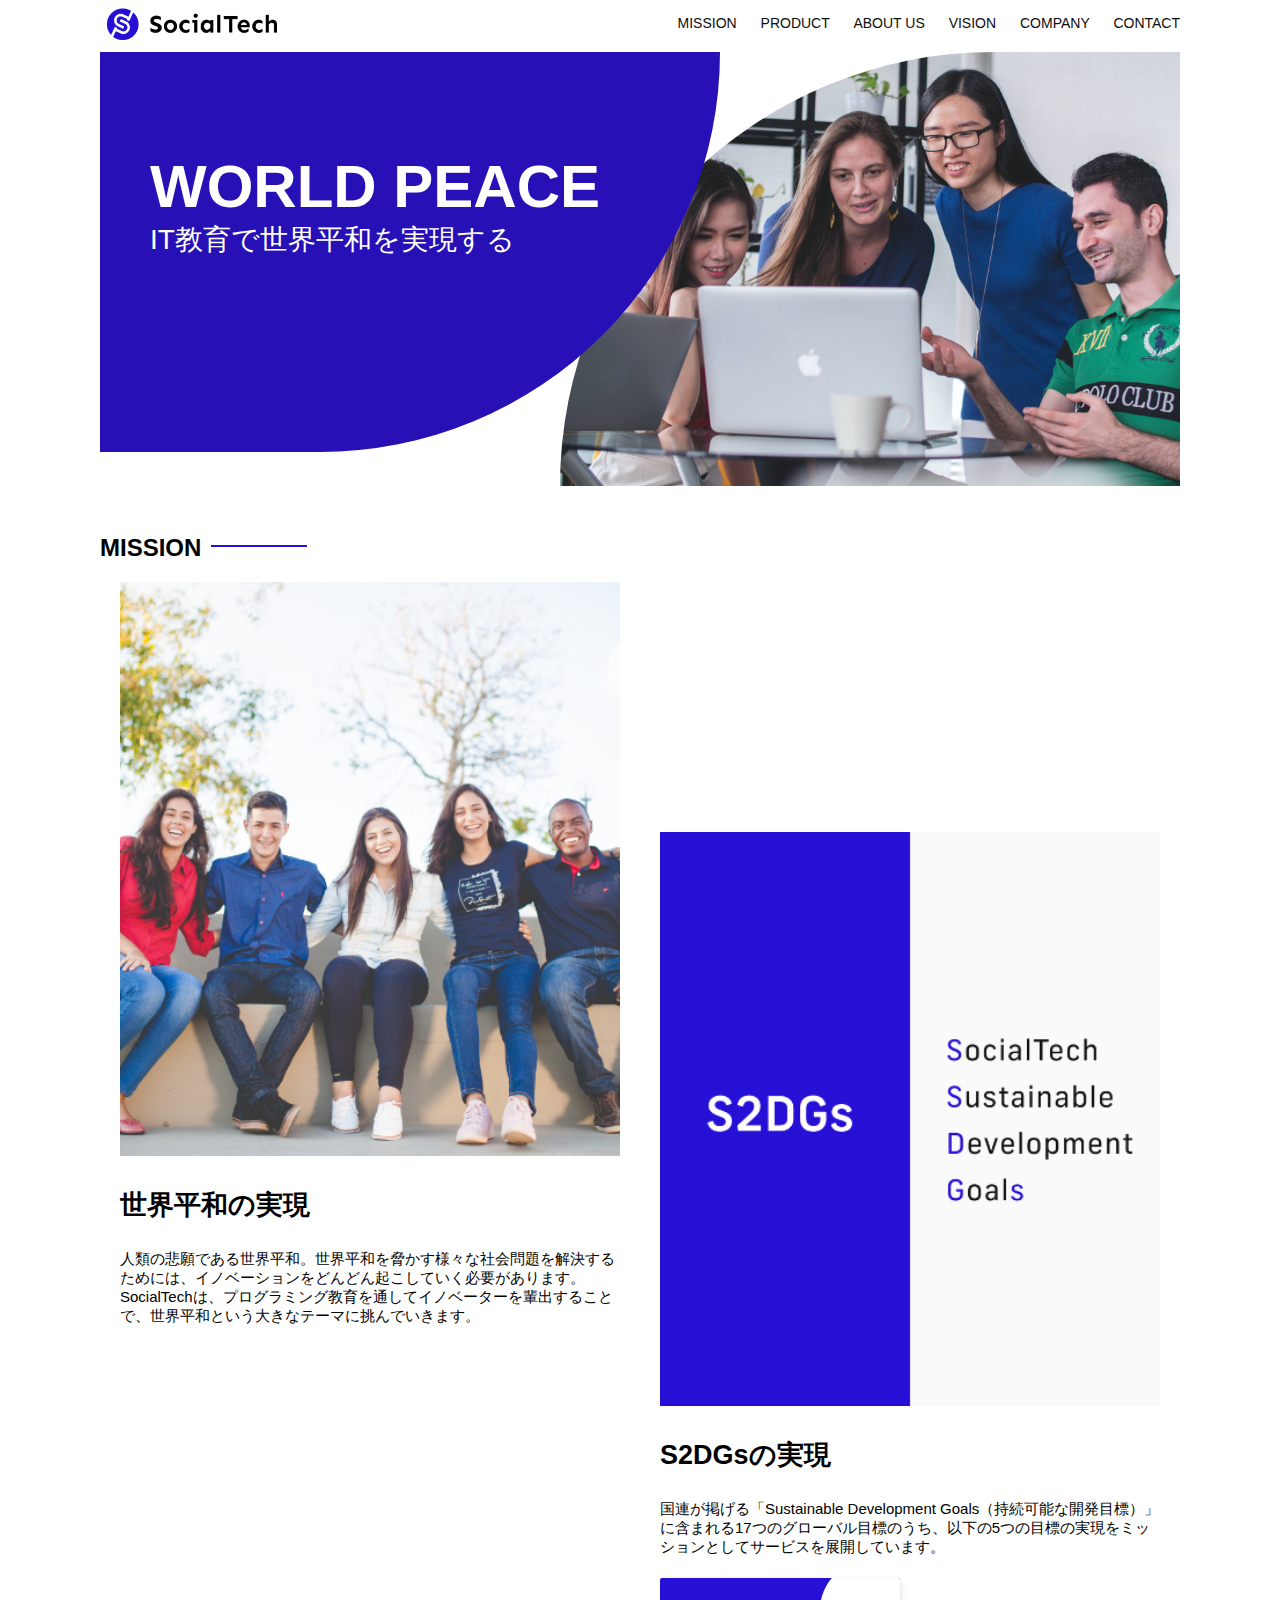
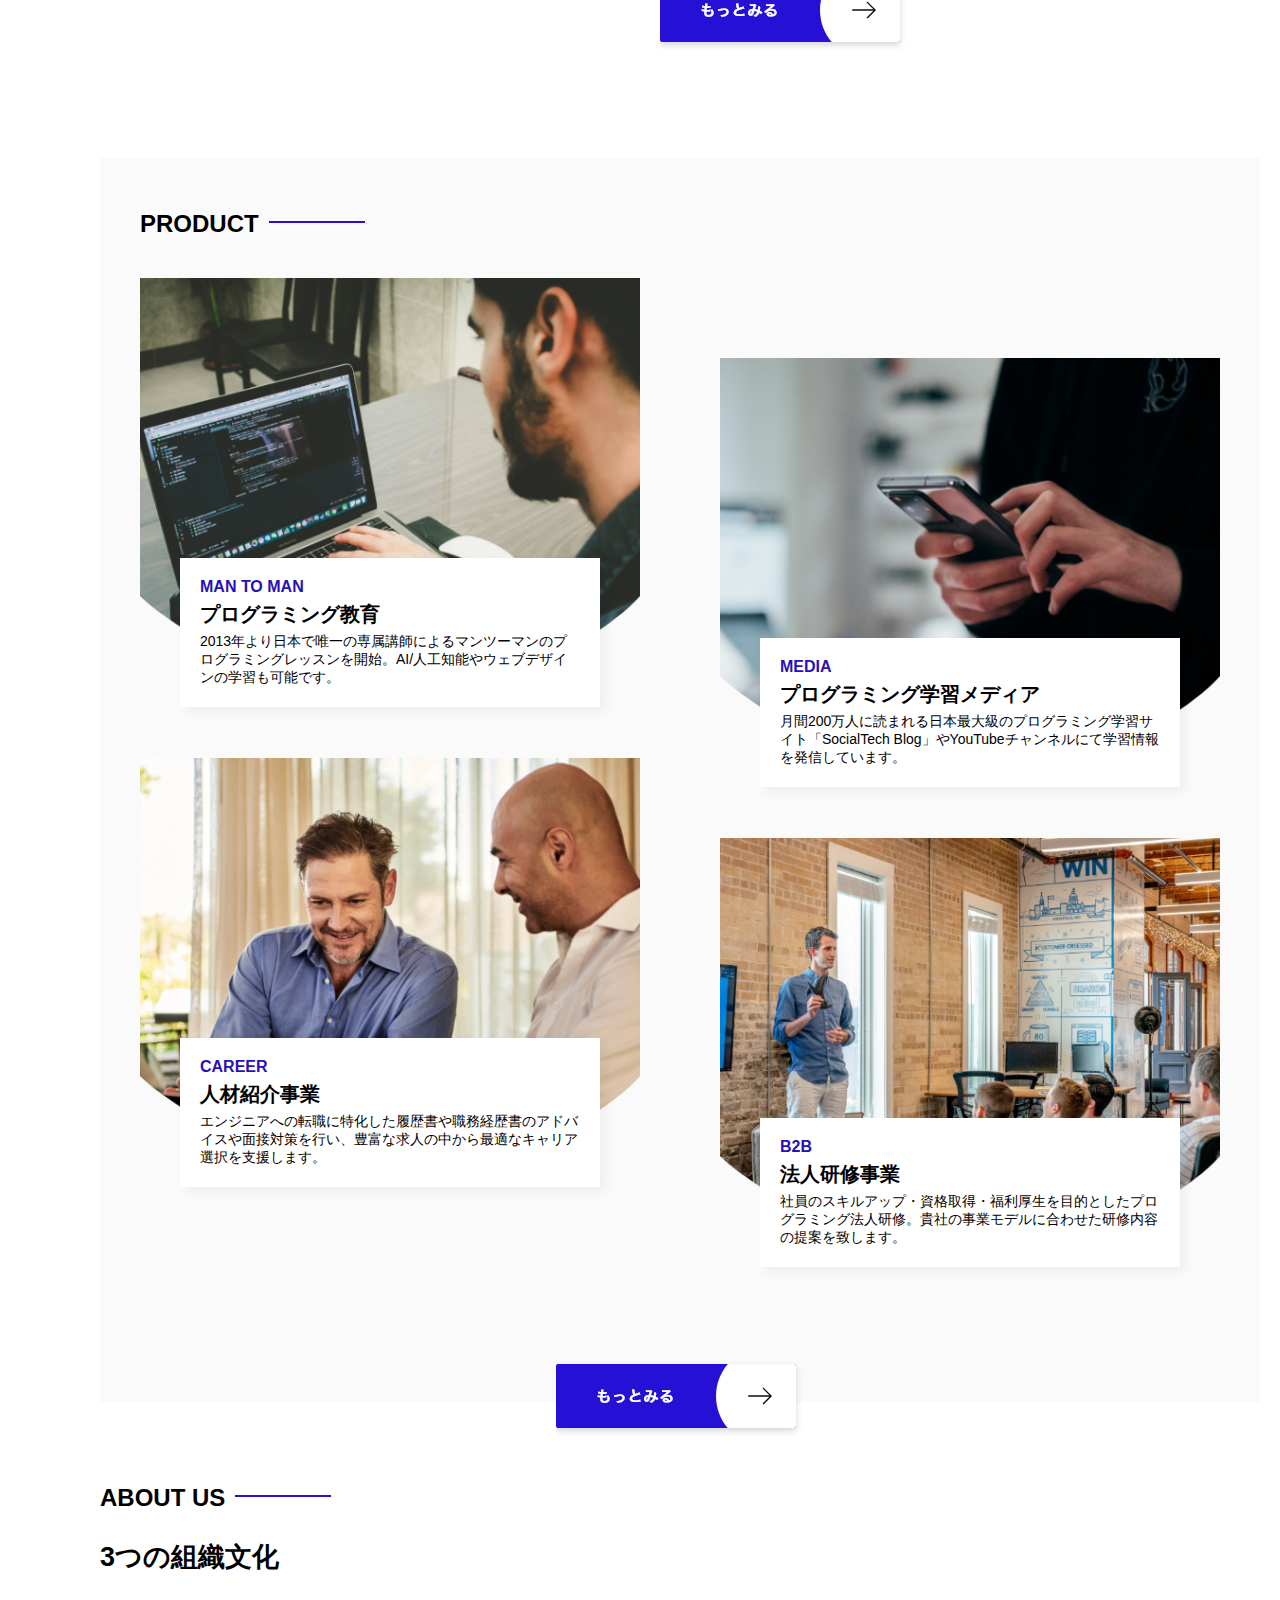
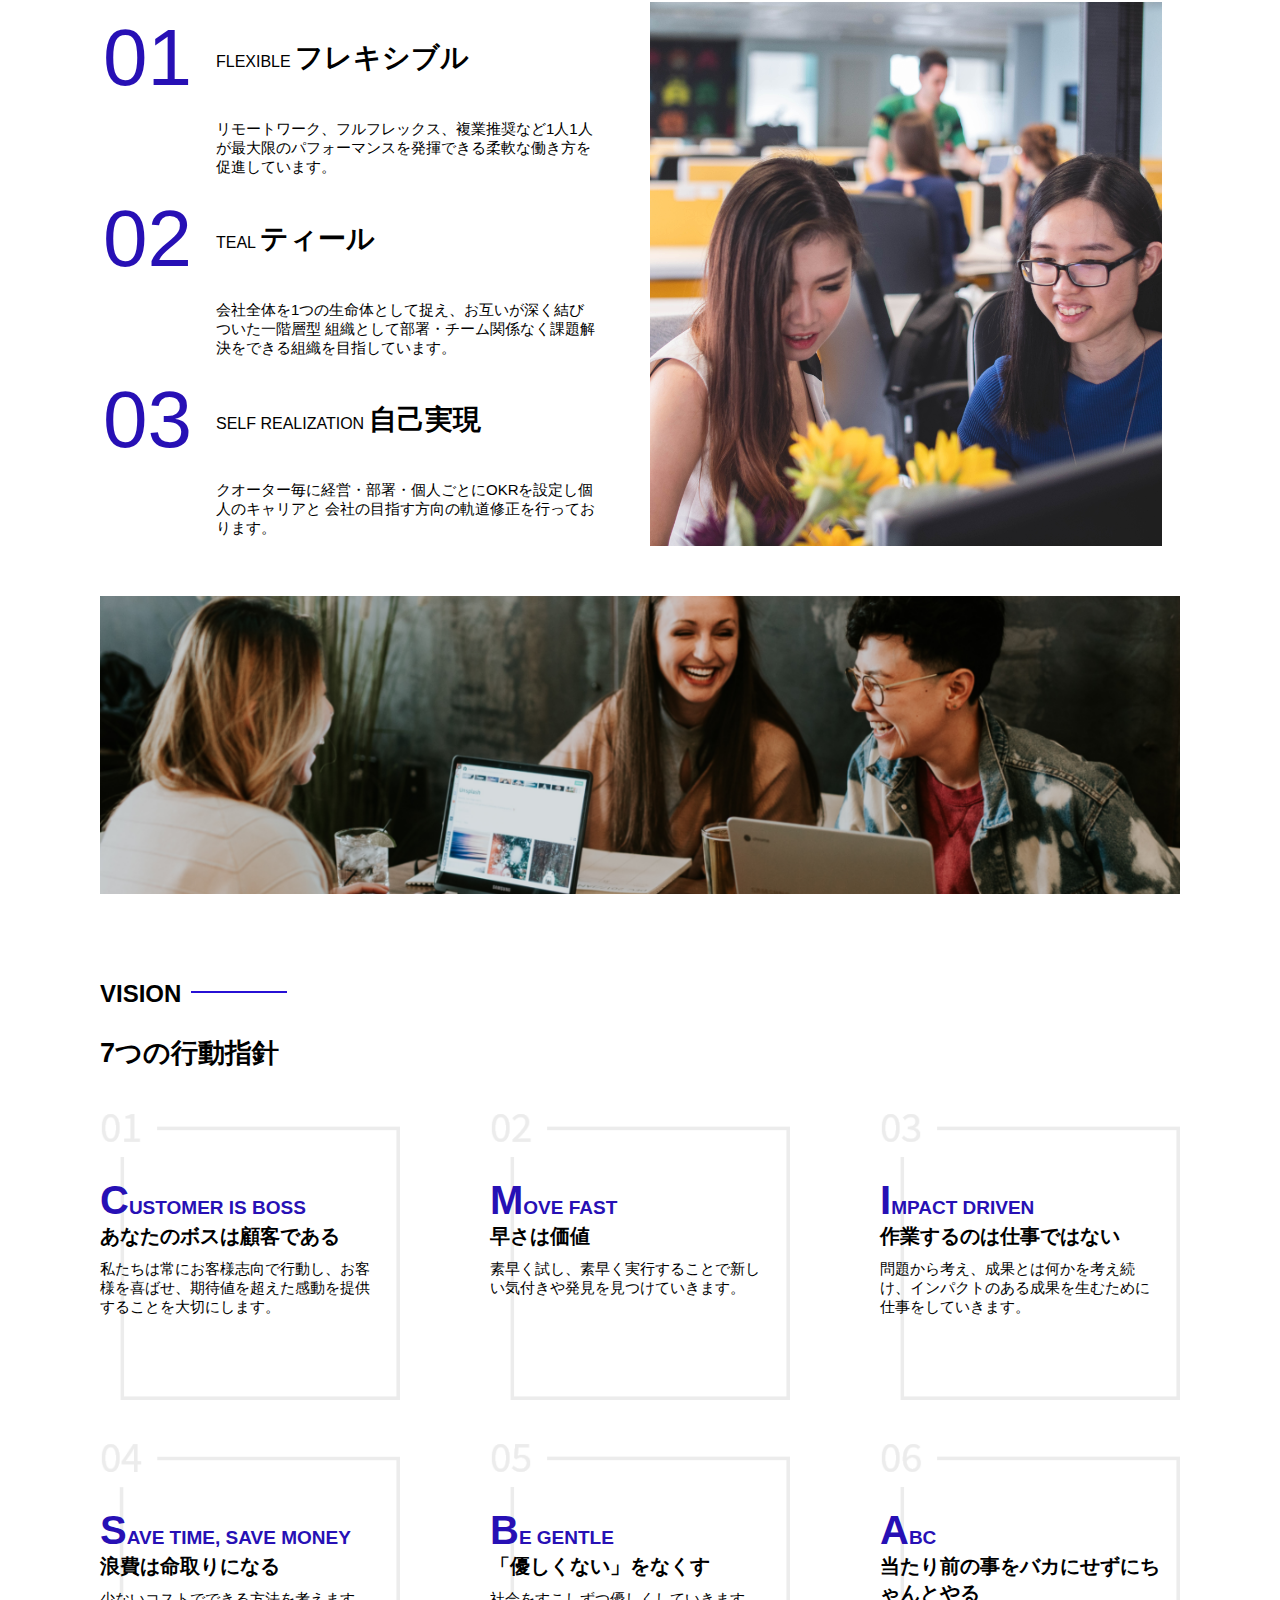
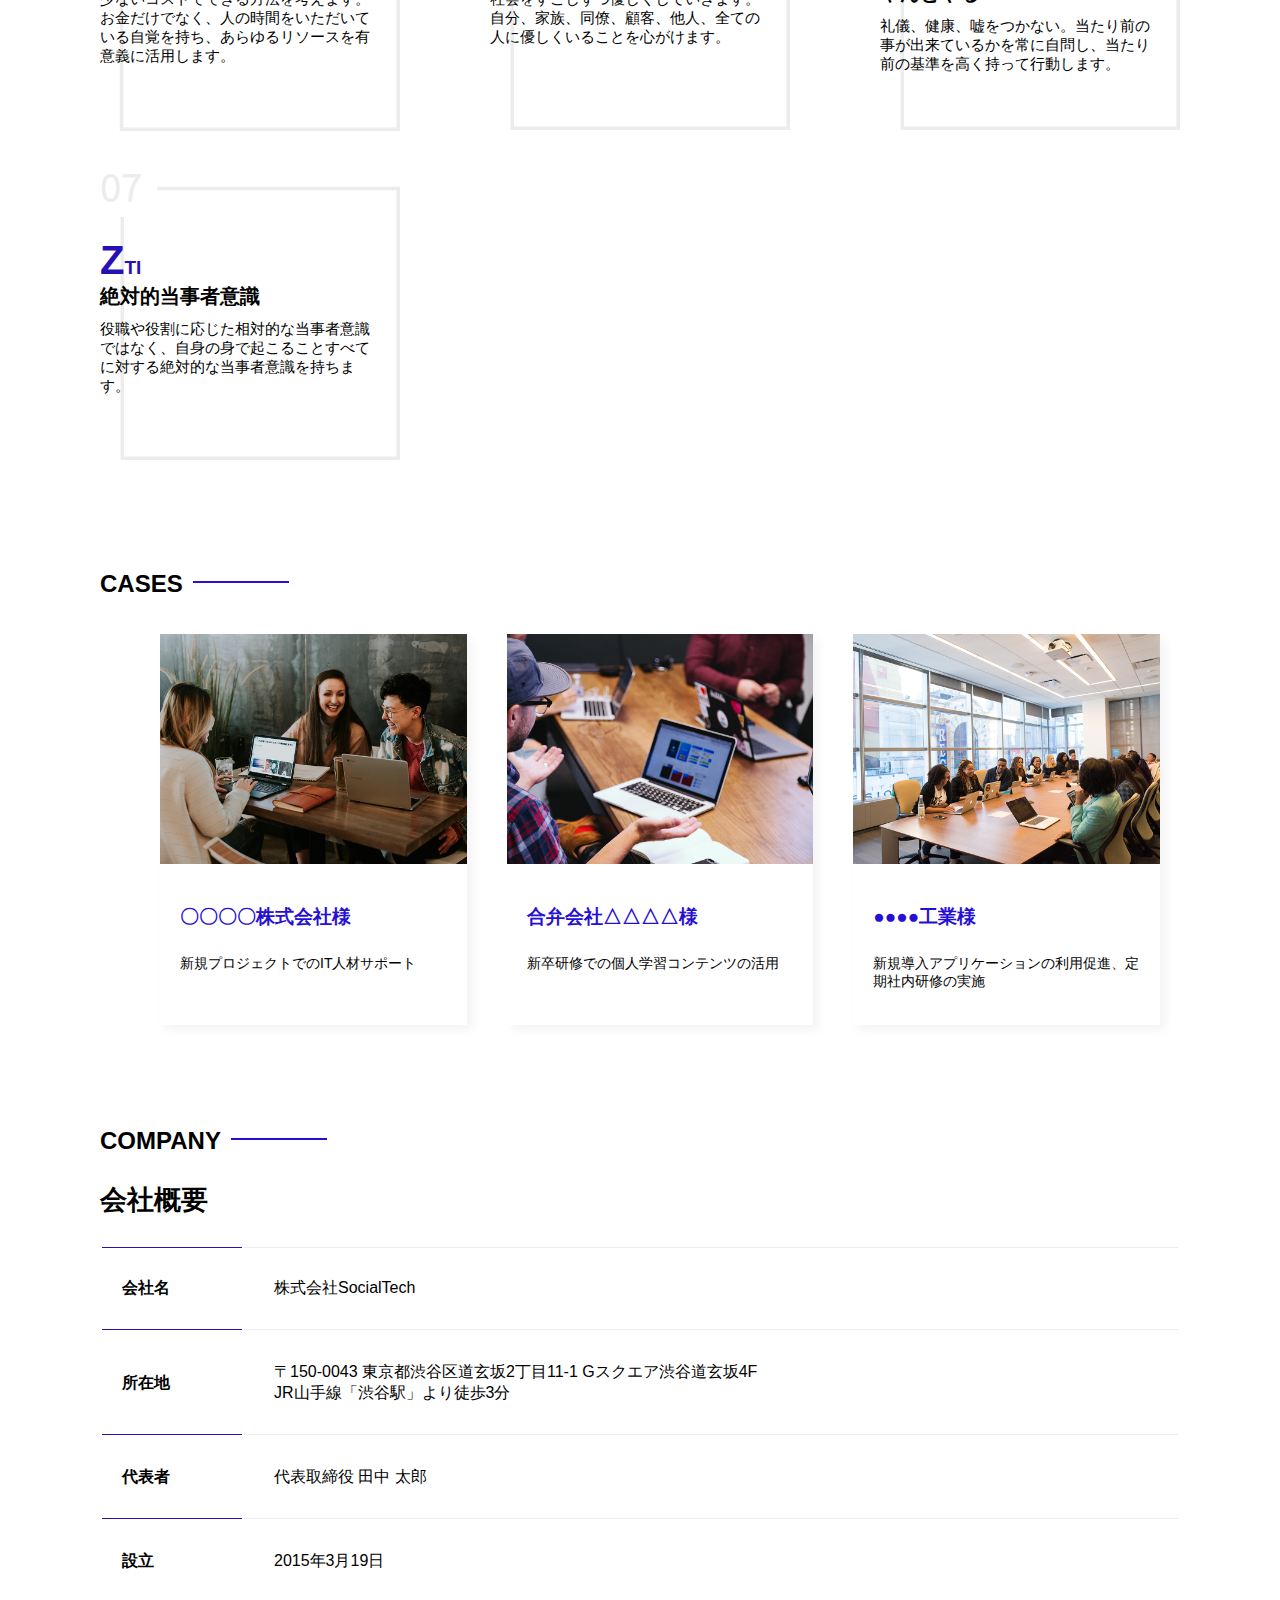
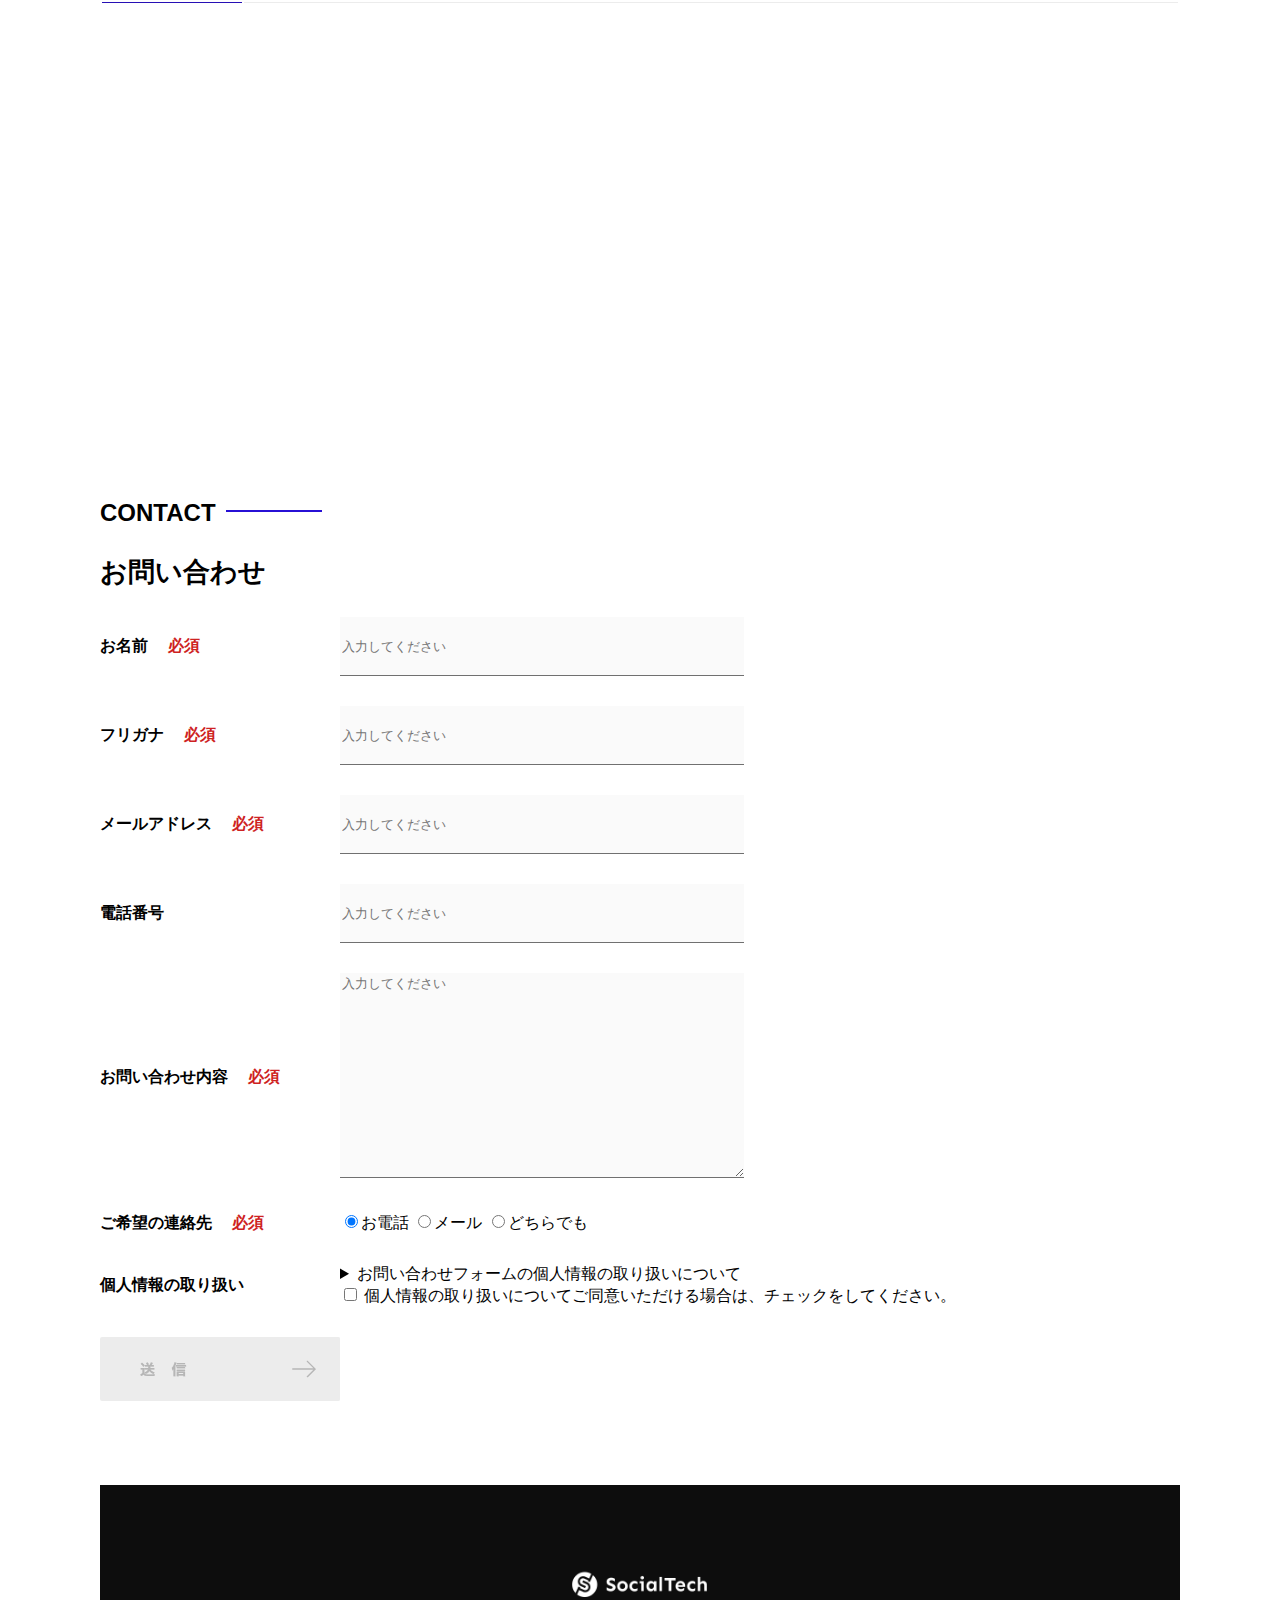
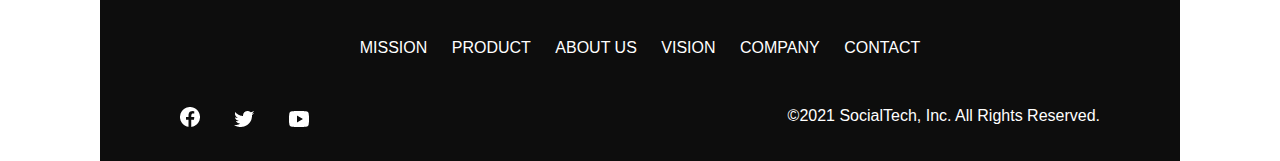
<file: kadai_012/index.html>
<!DOCTYPE html>
<html>
  <head>
    <title>SocialTech</title>
    <meta charset="UTF-8" />
    <meta
      name="description"
      content="SocialTechはEdTech業界のリーディングカンパニーを目指します。"
    />
    <meta name="viewport" content="width=device-width, initial-scale=1.0" />
    <link rel="stylesheet" href="style.css" />
  </head>
  <body>
    <!-- ヘッダー -->
    <header>
      <!-- ロゴ -->
      <a href="index.html" id="logo"
        ><img src="images/logo.png" alt="トップページに戻る"
      /></a>

      <!-- PC用ナビゲーション -->
      <nav id="nav-pc">
        <a href="mission.html">MISSION</a>
        <a href="product.html">PRODUCT</a>
        <a href="index.html#aboutus">ABOUT US</a>
        <a href="index.html#vision">VISION</a>
        <a href="index.html#company">COMPANY</a>
        <a href="index.html#contact">CONTACT</a>
      </nav>
    </header>
    <main>
      <article>
        <!-- メインビジュアル -->
        <section id="main-visual">
          <div id="main-message">
            <h1>WORLD PEACE</h1>
            <p>IT教育で世界平和を実現する</p>
          </div>
          <img
            src="images/index/index-main.png"
            alt="PCの周りに集まる多国籍の仲間たち"
          />
        </section>
        <!--ミッション-->
        <section id="mission">
          <h2 class="index-h2">MISSION</h2>
          <div id="mission-flex">
            <div>
              <img
                id="mission-photo"
                src="images/index/index-mission.png"
                alt="屋外のベンチで写真を撮影する多国籍の仲間たち"
              />
              <h3>世界平和の実現</h3>
              <p>
                人類の悲願である世界平和。世界平和を脅かす様々な社会問題を解決するためには、イノベーションをどんどん起こしていく必要があります。SocialTechは、プログラミング教育を通してイノベーターを輩出することで、世界平和という大きなテーマに挑んでいきます。
              </p>
            </div>
            <div>
              <img id="s2dgs" src="images/index/s2dgs.png" alt="S2DGs" />
              <h3>S2DGsの実現</h3>
              <p>
                国連が掲げる「Sustainable Development
                Goals（持続可能な開発目標）」に含まれる17つのグローバル目標のうち、以下の5つの目標の実現をミッションとしてサービスを展開しています。
              </p>
              <a href="mission.html">
                <img src="images/button-more.png" alt="もっとみる" />
              </a>
            </div>
          </div>
        </section>
        <!-- プロダクト -->
        <section id="product">
          <h2 class="index-h2">PRODUCT</h2>
          <div>
            <div id="product-left">
              <div>
                <img
                  class="product-photo"
                  src="images/index/index-mantoman.png"
                  alt="PCでコードを書く男性"
                />
                <div class="product-explain">
                  <span>MAN TO MAN</span>
                  <h3>プログラミング教育</h3>
                  <p>
                    2013年より日本で唯一の専属講師によるマンツーマンのプログラミングレッスンを開始。AI/人工知能やウェブデザインの学習も可能です。
                  </p>
                </div>
              </div>
              <div>
                <img
                  class="product-photo"
                  src="images/index/index-career.png"
                  alt="笑顔で話し合う2人の男性"
                />
                <div class="product-explain">
                  <span>CAREER</span>
                  <h3>人材紹介事業</h3>
                  <p>
                    エンジニアへの転職に特化した履歴書や職務経歴書のアドバイスや面接対策を行い、豊富な求人の中から最適なキャリア選択を支援します。
                  </p>
                </div>
              </div>
            </div>
            <div id="product-right">
              <div>
                <img
                  class="product-photo"
                  src="images/index/index-media.png"
                  alt="スマートフォンを操作する人"
                />
                <div class="product-explain">
                  <span>MEDIA</span>
                  <h3>プログラミング学習メディア</h3>
                  <p>
                    月間200万人に読まれる日本最大級のプログラミング学習サイト「SocialTech
                    Blog」やYouTubeチャンネルにて学習情報を発信しています。
                  </p>
                </div>
              </div>
              <div>
                <img
                  class="product-photo"
                  src="images/index/index-b2b.png"
                  alt="講演中の男性とそれを聴く人々"
                />
                <div class="product-explain">
                  <span>B2B</span>
                  <h3>法人研修事業</h3>
                  <p>
                    社員のスキルアップ・資格取得・福利厚生を目的としたプログラミング法人研修。貴社の事業モデルに合わせた研修内容の提案を致します。
                  </p>
                </div>
              </div>
            </div>
          </div>
          <div>
            <a id="product-more" href="product.html">
              <img src="images/button-more.png" alt="もっとみる" />
            </a>
          </div>
        </section>
        <!---ABOUT US-->
        <section id="aboutus">
          <h2 class="index-h2">ABOUT US</h2>
          <h3>3つの組織文化</h3>
          <div>
            <table class="culture-table">
              <tr>
                <td>
                  <span class="culture-num">01</span>
                </td>
                <td>
                  <span class="culture-en">FLEXIBLE</span>
                  <span class="culture-jp">フレキシブル</span>
                </td>
              </tr>
              <tr>
                <td>
                  <!--空のセル-->
                </td>
                <td>
                  <p class="culture-description">
                    リモートワーク、フルフレックス、複業推奨など1人1人が最大限のパフォーマンスを発揮できる柔軟な働き方を促進しています。
                  </p>
                </td>
              </tr>
              <tr>
                <td>
                  <span class="culture-num">02</span>
                </td>
                <td>
                  <span class="culture-en">TEAL</span>
                  <span class="culture-jp">ティール</span>
                </td>
              </tr>
              <tr>
                <td>
                  <!--空のセル-->
                </td>
                <td>
                  <p class="culture-description">
                    会社全体を1つの生命体として捉え、お互いが深く結びついた一階層型
                    組織として部署・チーム関係なく課題解決をできる組織を目指しています。
                  </p>
                </td>
              </tr>
              <tr>
                <td>
                  <span class="culture-num">03</span>
                </td>
                <td>
                  <span class="culture-en">SELF REALIZATION</span>
                  <span class="culture-jp">自己実現</span>
                </td>
              </tr>
              <tr>
                <td>
                  <!--空のセル-->
                </td>
                <td>
                  <p class="culture-description">
                    クオーター毎に経営・部署・個人ごとにOKRを設定し個人のキャリアと
                    会社の目指す方向の軌道修正を行っております。
                  </p>
                </td>
              </tr>
            </table>
            <img
              class="culture-img"
              src="images/index/index-aboutus1.png"
              alt="笑顔で話し合う2人の女性"
            />
          </div>
          <img
            class="culture-img2"
            src="images/index/index-aboutus2.png"
            alt="笑顔で話し合う3人の男女"
          />
        </section>
        <!-- VISION -->
        <section id="vision">
          <h2 class="index-h2">VISION</h2>
          <h3>7つの行動指針</h3>
          <div>
            <div class="vision-box">
              <img src="images/index/vision-01.png" alt="01" />
              <span>
                <h4>CUSTOMER IS BOSS</h4>
                <h5>あなたのボスは顧客である</h5>
                <p>
                  私たちは常にお客様志向で行動し、お客様を喜ばせ、期待値を超えた感動を提供することを大切にします。
                </p>
              </span>
            </div>
            <div class="vision-box">
              <img src="images/index/vision-02.png" alt="02" />
              <span>
                <h4>MOVE FAST</h4>
                <h5>早さは価値</h5>
                <p>
                  素早く試し、素早く実行することで新しい気付きや発見を見つけていきます。
                </p>
              </span>
            </div>
            <div class="vision-box">
              <img src="images/index/vision-03.png" alt="03" />
              <span>
                <h4>IMPACT DRIVEN</h4>
                <h5>作業するのは仕事ではない</h5>
                <p>
                  問題から考え、成果とは何かを考え続け、インパクトのある成果を生むために仕事をしていきます。
                </p>
              </span>
            </div>
            <div class="vision-box">
              <img src="images/index/vision-04.png" alt="04" />
              <span>
                <h4>SAVE TIME, SAVE MONEY</h4>
                <h5>浪費は命取りになる</h5>
                <p>
                  少ないコストでできる方法を考えます。お金だけでなく、人の時間をいただいている自覚を持ち、あらゆるリソースを有意義に活用します。
                </p>
              </span>
            </div>
            <div class="vision-box">
              <img src="images/index/vision-05.png" alt="05" />
              <span>
                <h4>BE GENTLE</h4>
                <h5>「優しくない」をなくす</h5>
                <p>
                  社会をすこしずつ優しくしていきます。自分、家族、同僚、顧客、他人、全ての人に優しくいることを心がけます。
                </p>
              </span>
            </div>
            <div class="vision-box">
              <img src="images/index/vision-06.png" alt="06" />
              <span>
                <h4>ABC</h4>
                <h5>当たり前の事をバカにせずにちゃんとやる</h5>
                <p>
                  礼儀、健康、嘘をつかない。当たり前の事が出来ているかを常に自問し、当たり前の基準を高く持って行動します。
                </p>
              </span>
            </div>
            <div class="vision-box">
              <img src="images/index/vision-07.png" alt="07" />
              <span>
                <h4>ZTI</h4>
                <h5>絶対的当事者意識</h5>
                <p>
                  役職や役割に応じた相対的な当事者意識ではなく、自身の身で起こることすべてに対する絶対的な当事者意識を持ちます。
                </p>
              </span>
            </div>
          </div>
        </section>
        <!-- CASES -->
        <section id="cases">
          <h2 class="index-h2">CASES</h2>
              <ul>
                  <li class="case-card">
                      <img class="case-imgsrc" src="images/index/case-1.png" alt="仲良く語り合う3人" />
                      <div class="case-info">
                          <h4 class="case-name">〇〇〇〇株式会社様</h4>
                          <p class="case-content">新規プロジェクトでのIT人材サポート</p>
                      </div>
                  </li>
                  <li class="case-card">
                      <img class="case-imgsrc" src="images/index/case-2.png" alt="PCでコンテンツを見る" />
                      <div class="case-info">
                          <h4 class="case-name">合弁会社△△△△様</h4>
                          <p class="case-content">新卒研修での個人学習コンテンツの活用</p>
                      </div>
                  </li>
                  <li class="case-card">
                      <img class="case-imgsrc" src="images/index/case-3.png" alt="社内研修中の会議室" />
                      <div class="case-info">
                          <h4 class="case-name">●●●●工業様</h4>
                          <p class="case-content">新規導入アプリケーションの利用促進、定期社内研修の実施</p>
                      </div>
                  </li>
              </ul>
            </div>
      </section>

        <!-- COMPANY -->
        <section id="company">
          <h2 class="index-h2">COMPANY</h2>
          <h3>会社概要</h3>
          <table id="company-table">
            <tr>
              <th class="tableheader-first">会社名</th>
              <td class="cell-first">株式会社SocialTech</td>
            </tr>
            <tr>
              <th class="tableheader">所在地</th>
              <td class="cell">
                〒150-0043 東京都渋谷区道玄坂2丁目11-1 Gスクエア渋谷道玄坂4F<br />JR山手線「渋谷駅」より徒歩3分
              </td>
            </tr>
            <tr>
              <th class="tableheader">代表者</th>
              <td class="cell">代表取締役 田中 太郎</td>
            </tr>
            <tr>
              <th class="tableheader">設立</th>
              <td class="cell">2015年3月19日</td>
            </tr>
          </table>
          <iframe
            src="https://www.google.com/maps/embed?pb=!1m18!1m12!1m3!1d3241.7759544892483!2d139.69399665123464!3d35.65789123876098!2m3!1f0!2f0!3f0!3m2!1i1024!2i768!4f13.1!3m3!1m2!1s0x60188caa0042e8d1%3A0xba130bea826a7aa2!2z44CSMTUwLTAwNDMg5p2x5Lqs6YO95riL6LC35Yy66YGT546E5Z2C77yS5LiB55uu77yR77yR4oiS77yR!5e0!3m2!1sja!2sjp!4v1636872991912!5m2!1sja!2sjp"
            style="border: 0"
            allowfullscreen=""
            loading="lazy"
          >
          </iframe>
        </section>
        <!-- お問い合わせフォーム -->
        <section id="contact">
          <h2 class="index-h2">CONTACT</h2>
          <h3>お問い合わせ</h3>
          <form>
            <div>
              <div class="contact-heading">
                <label class="contact-label"
                  >お名前<span class="contact-span">必須</span></label
                >
              </div>
              <div class="contact-form">
                <input
                  type="text"
                  name="name"
                  placeholder="入力してください"
                  class="contact-textbox"
                />
              </div>
            </div>
            <div>
              <div class="contact-heading">
                <label class="contact-label"
                  >フリガナ<span class="contact-span">必須</span></label
                >
              </div>
              <div>
                <input
                  type="text"
                  name="hurigana"
                  placeholder="入力してください"
                  class="contact-textbox"
                />
              </div>
            </div>
            <div>
              <div class="contact-heading">
                <label class="contact-label"
                  >メールアドレス<span class="contact-span">必須</span></label
                >
              </div>
              <div>
                <input
                  type="text"
                  name="email"
                  placeholder="入力してください"
                  class="contact-textbox"
                />
              </div>
            </div>
            <div>
              <div class="contact-heading">
                <label class="contact-label">電話番号</label>
              </div>
              <div>
                <input
                  type="text"
                  name="tel"
                  placeholder="入力してください"
                  class="contact-textbox"
                />
              </div>
            </div>
            <div>
              <div class="contact-heading">
                <label class="contact-label"
                  >お問い合わせ内容<span class="contact-span">必須</span></label
                >
              </div>
              <div>
                <textarea
                  class="contact-textarea"
                  placeholder="入力してください"
                  name="message"
                ></textarea>
              </div>
            </div>
            <div>
              <div class="contact-heading">
                <label class="contact-label"
                  >ご希望の連絡先<span class="contact-span">必須</span></label
                >
              </div>
              <div>
                <input
                  class="radiobutton"
                  type="radio"
                  value="tel"
                  name="contact"
                  checked
                /><label>お電話</label>
                <input
                  class="radiobutton"
                  type="radio"
                  value="mail"
                  name="contact"
                /><label>メール</label>
                <input
                  class="radiobutton"
                  type="radio"
                  value="both"
                  name="contact"
                /><label>どちらでも</label>
              </div>
            </div>
            <div>
              <div class="contact-heading">
                <label class="contact-label">個人情報の取り扱い</label>
              </div>
              <div>
                <details>
                  <summary>
                    お問い合わせフォームの個人情報の取り扱いについて
                  </summary>
                  <div>
                    <span>１．組織の名称又は氏名</span><br />
                    株式会社SocialTech<br /><br />
                    <span
                      >２．個人情報保護管理者（若しくはその代理人）の氏名又は職名、所属及び連絡先
                      鈴木 一郎 コーポレート部</span
                    ><br />
                    メールアドレス：support@socialtech.net<br />
                    TEL：03-xxxx-xxxx<br />
                    <span>３．個人情報の利用目的</span><br />
                    ・本サービス及び本サービスに関連する情報の提供又はそれらに関する連絡のため<br />
                    ・ユーザーの本人確認のため<br />
                    ・当社サービスのご案内のため<br />
                    ・当社の商品等の広告または宣伝（電子メールによるものを含むものとします。）<br /><br />
                    <span>４．個人情報の取り扱い業務の委託</span><br />
                    個人情報の取扱業務の全部または一部を外部に業務委託する場合があります。<br />
                    その際、弊社は、個人情報を適切に保護できる管理体制を敷き実行していることを条件として<br />
                    委託先を厳選したうえで、機密保持契約を委託先と締結し、お客様の個人情報を厳密に管理させます。<br /><br />
                    <span>５．個人情報の開示等の請求</span><br />
                    お客様は、弊社に対してご自身の個人情報の開示等（利用目的の通知、開示、内容の訂正・追加・削除、利用の停止または消去、第三者への提供の停止）に関して、当社問合わせ窓口に申し出ることができます。<br />
                    その際、弊社はお客様ご本人を確認させていただいたうえで、合理的な期間内に対応いたします。<br /><br />
                    なお、個人情報に関する弊社問合わせ先は、次の通りです。<br /><br />
                    株式会社SocialTech　個人情報問合せ窓口<br />
                    〒150-0043　東京都渋谷区道玄坂2丁目11-1 Ｇスクエア渋谷道玄坂
                    4F<br />
                    メールアドレス：support@socialtech.net　TEL：03-xxxx-xxxx<br /><br />
                    <span>６．個人情報を提供されることの任意性について</span
                    ><br /><br />
                    お客様がご自身の個人情報を弊社に提供されるか否かは、お客様のご判断によりますが、もしご提供されない場合には、適切なサービスが提供できない場合がありますので予めご了承ください。
                  </div>
                </details>
                <input type="checkbox" name="agree" />
                <span
                  >個人情報の取り扱いについてご同意いただける場合は、チェックをしてください。</span
                >
              </div>
            </div>
            <input
              type="image"
              value="Submit"
              src="images/button-submit.png"
              alt="送信する"
            />
          </form>
        </section>
      </article>
      <footer>
        <div id="footer-logo">
          <img src="images/logo-sp.png" alt="SocialTech" />
        </div>
        <div id="footer-link">
          <a href="mission.html">MISSION</a>
          <a href="product.html">PRODUCT</a>
          <a href="index.html#aboutus">ABOUT US</a>
          <a href="index.html#vision">VISION</a>
          <a href="index.html#company">COMPANY</a>
          <a href="index.html#contact">CONTACT</a>
        </div>
        <div id="sns-footer">
          <a href="https://www.facebook.com/sejuku2013"
            ><img src="images/button-facebook.png" alt="Facebookのリンク"
          /></a>
          <a href="https://twitter.com/samuraijuku"
            ><img src="images/button-twitter.png" alt="Twitterのリンク"
          /></a>
          <a href="https://www.youtube.com/channel/UCCFOQO5aDK0xXam4cUQXT8g"
            ><img src="images/button-youtube.png" alt="YouTubeのリンク"
          /></a>
          <span id="copyright"
            >&copy;2021 SocialTech, Inc. All Rights Reserved.
          </span>
        </div>
      </footer>
    </main>
  </body>
</html>
</file>
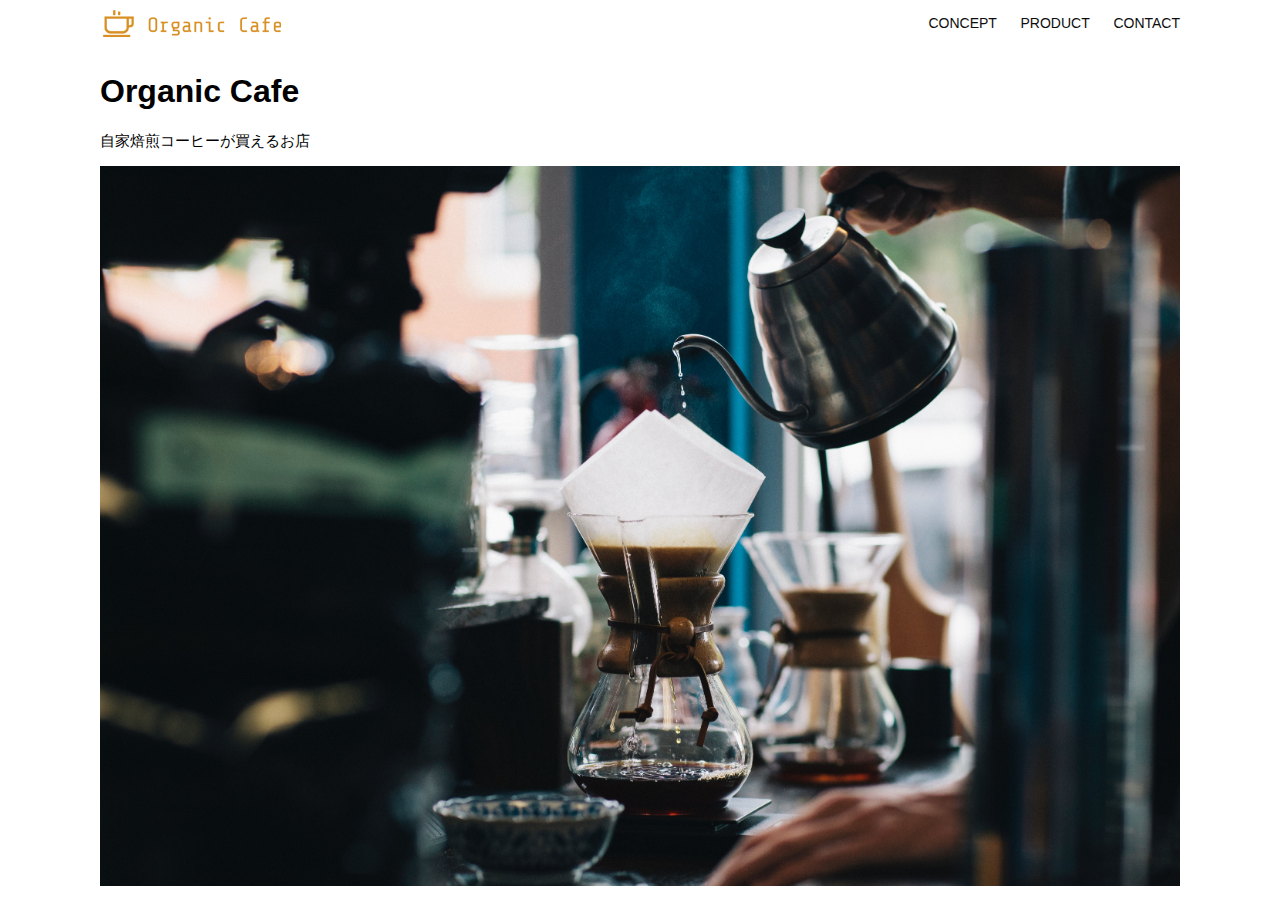
<file: kadai_013/index.html>
<!DOCTYPE html>
<html>
  <head>
    <title>Organic Cafe</title>
    <meta charset="UTF-8" />
    <meta
      name="description"
      content="自家焙煎のコーヒーがお家で楽しめるOrganic Cafe"
    />
    <meta name="viewport" content="width=device-width, initial-scale=1.0" />
    <link rel="stylesheet" href="style.css" />
  </head>
  <body>
    <!-- ヘッダー -->
    <header>
      <!-- ロゴ -->
      <a href="index.html" id="logo"
        ><img src="images/logo.png" alt="トップページに戻る"
      /></a>

      <!-- PC用ナビゲーション -->
      <nav id="nav-pc">
        <a href="index.html#concept">CONCEPT</a>
        <a href="index.html#product">PRODUCT</a>
        <a href="index.html#contact">CONTACT</a>
      </nav>
      <!-- スマホ用メニューボタン -->
      <img id="menu-sp" src="images/button-menu.png" alt="ナビゲーションを開く" onclick="document.getElementById('nav-sp').style.display = 'block'">
      <!-- スマホ用ナビゲーション -->
     <nav id="nav-sp">
      <img id="close" src="images/button-close.png" alt="ナビゲーションを閉じる" onclick="document.getElementById('nav-sp').style.display = 'none'">
      <a id="logo-sp" href="index.html" onclick="document.getElementById('nav-sp').style.display = 'none'"><img
          src="images/logo-sp.png" alt="トップページに戻る"></a>
      <a class="menu" href="index.html#concept" onclick="document.getElementById('nav-sp').style.display = 'none'">CONCEPT</a>
      <a class="menu" href="index.html#concept" onclick="document.getElementById('nav-sp').style.display = 'none'">PRODUCT</a>
      <a class="menu" href="index.html#concept" onclick="document.getElementById('nav-sp').style.display = 'none'">CONTACT</a>
    </nav>
    </header>
    <main>
      <article>
        <!-- メインビジュアル -->
        <section id="main-visual">
          <div id="main-message">
            <h1>Organic Cafe</h1>
            <p>自家焙煎コーヒーが買えるお店</p>
          </div>
          <img
            src="images/main-image.jpg"
            alt="コーヒーをハンドドリップで淹れる画像"
          />
        </section>
      </article>
    </main>
  </body>
</html>
</file>
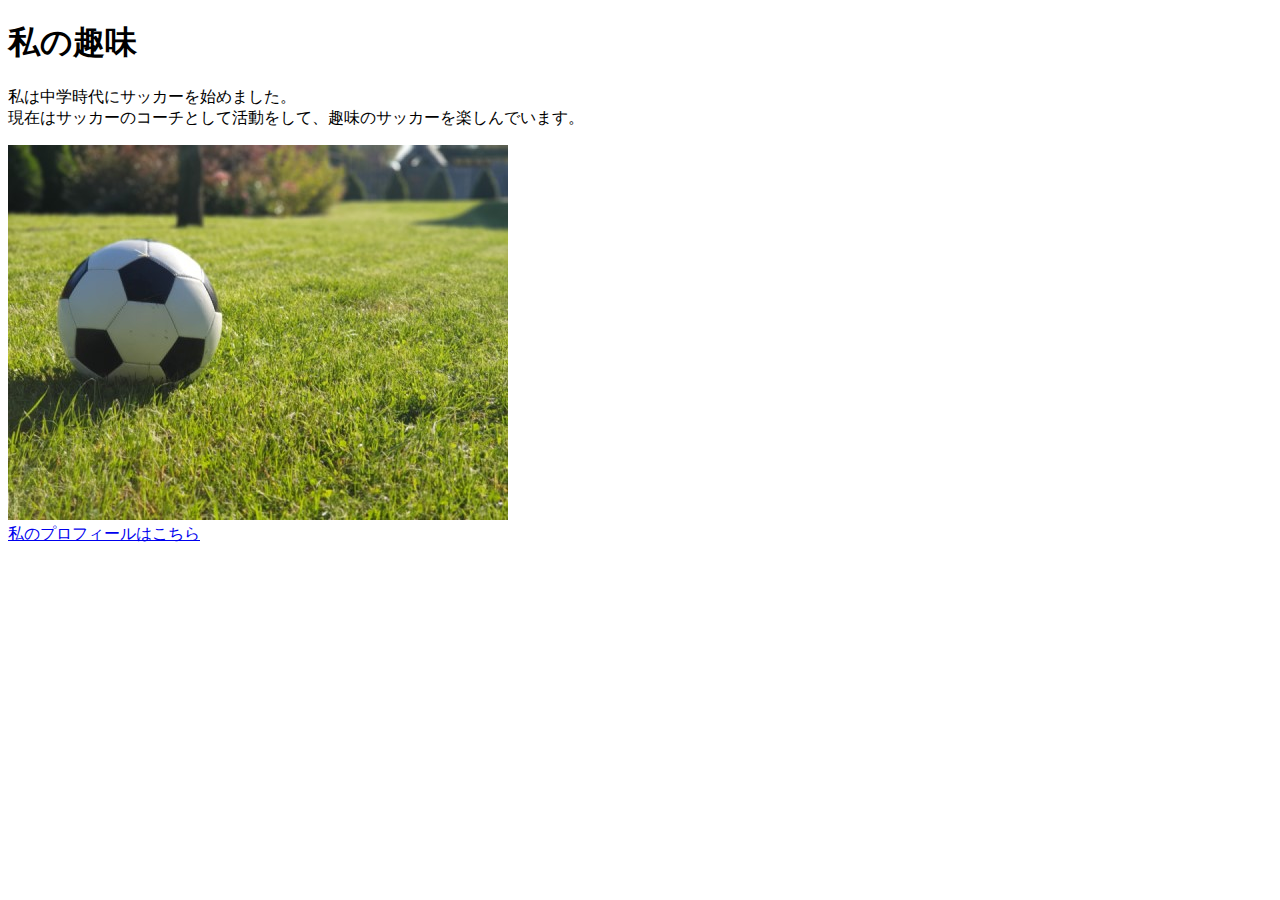
<file: kadai_005/html/index.html>
<!DOCTYPE html>
<html>

<head>
  <title>5章課題</title>
  <meta name="description" content="このページは5章課題です。">
  <meta charset="UTF-8">
</head>

<body>
  <header>
    <h1>私の趣味</h1>
  </header>
  <p>私は中学時代にサッカーを始めました。<br>現在はサッカーのコーチとして活動をして、趣味のサッカーを楽しんでいます。</p>
  <img src="../images/sample.jpg">
</body>

<footer>
  <a href="https://twitter.com/samuraijuku">私のプロフィールはこちら</a>
</footer>
</html>
</file>
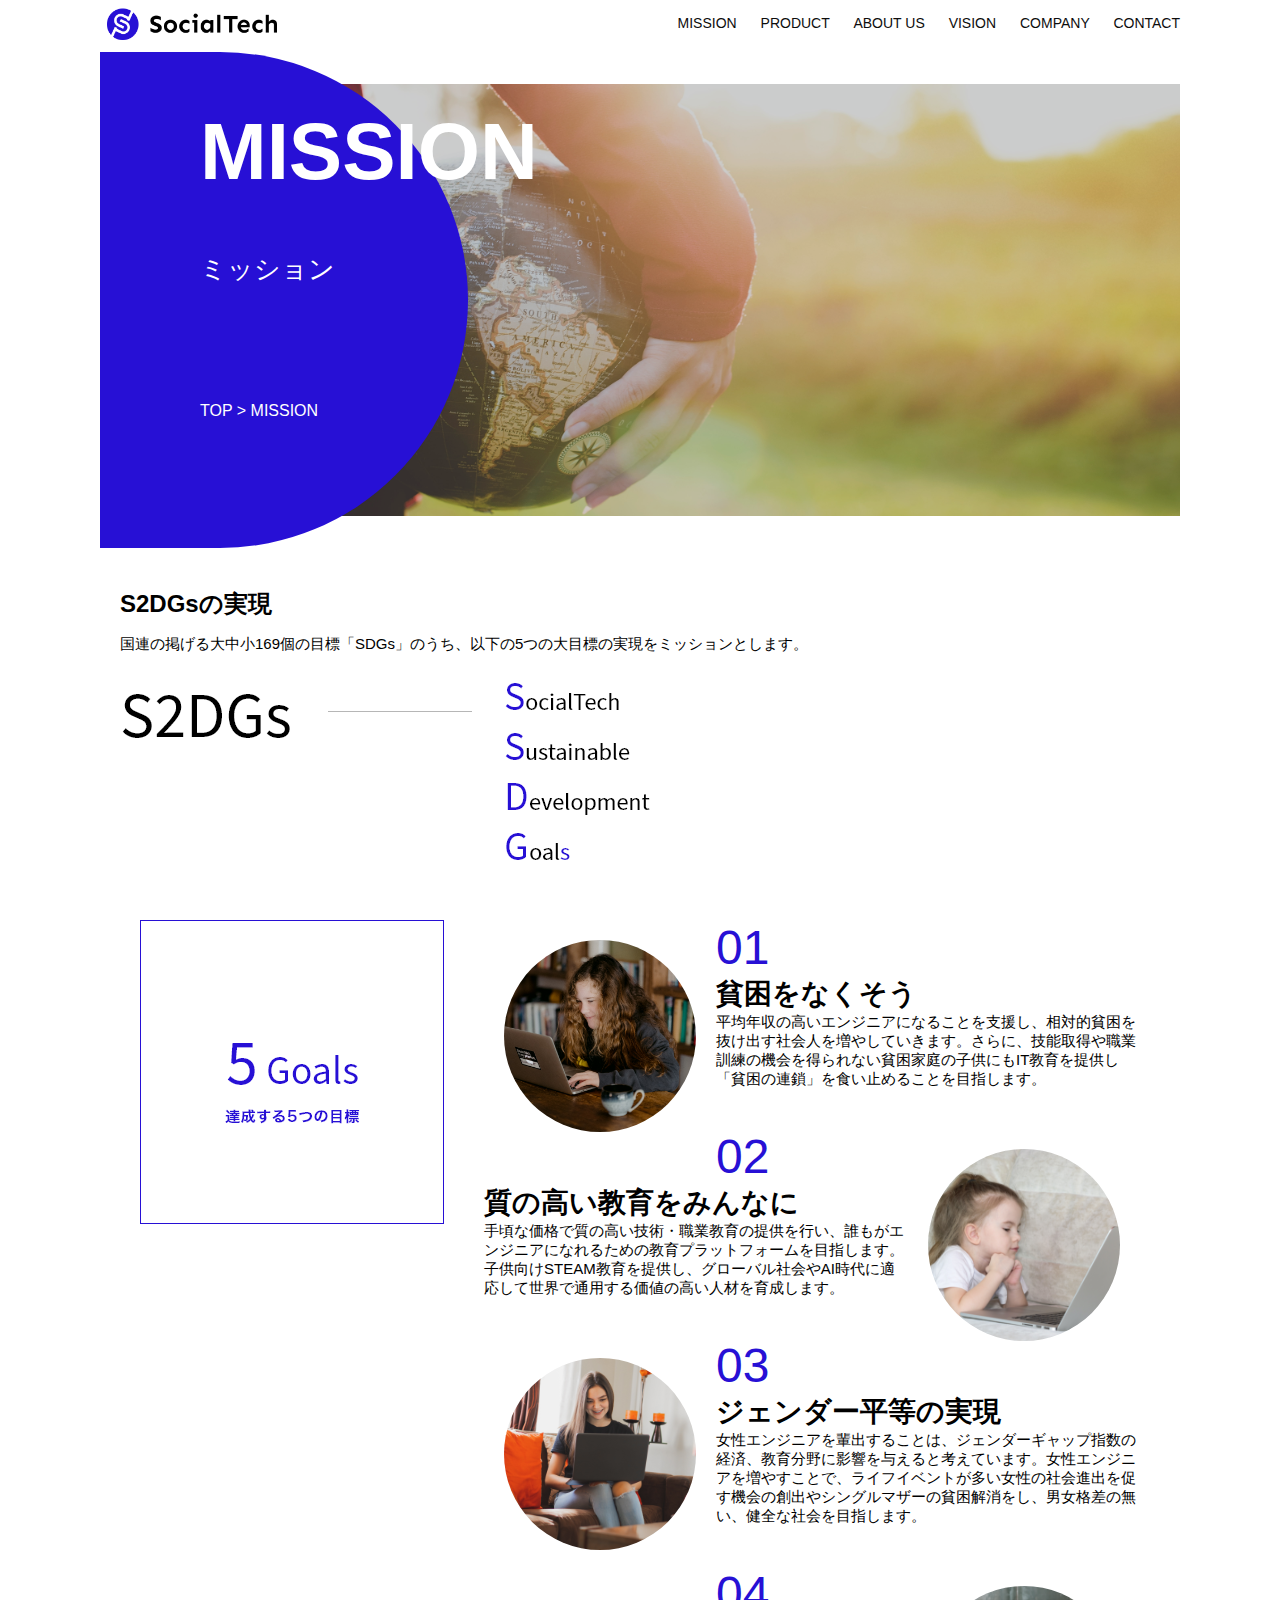
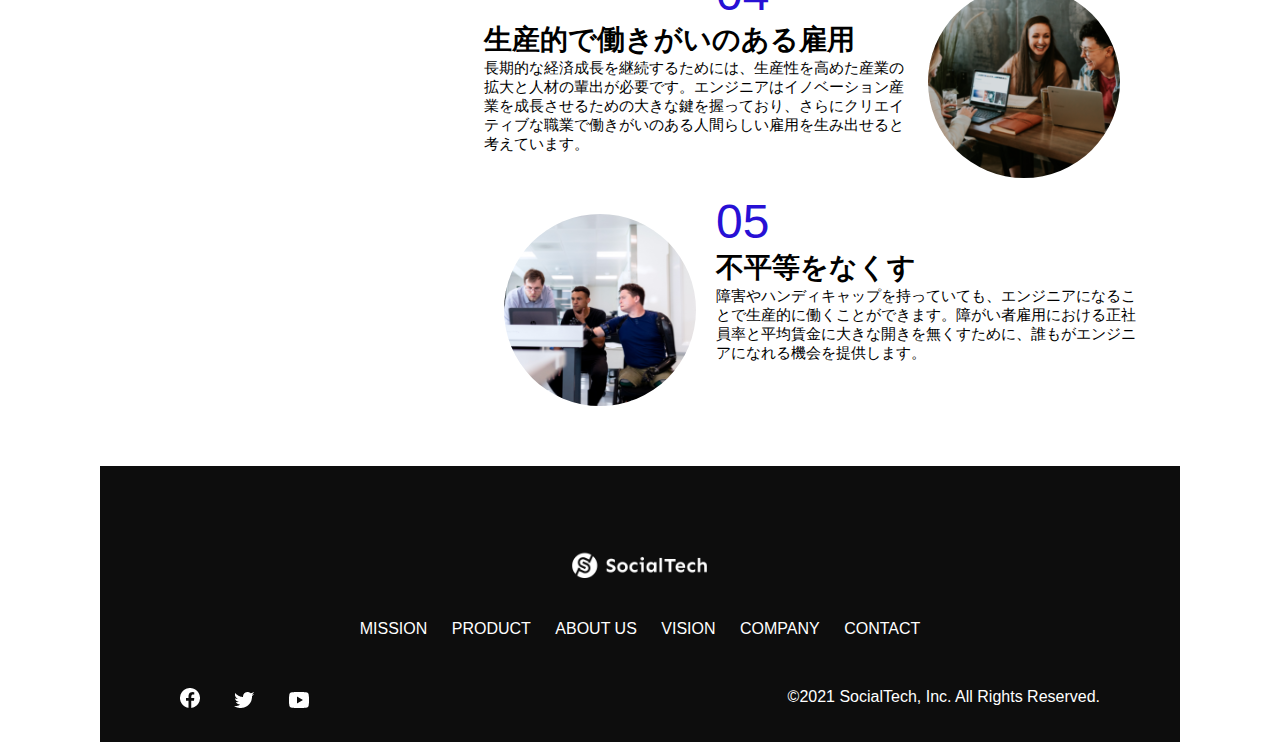
<file: kadai_012/mission.html>
<!DOCTYPE html>
<html>

<head>
    <title>SocialTech - MISSON ミッション -</title>
    <meta charset="utf-8">
    <meta description="SocialTechが目指す5つの目標（S2DGs）を紹介します">
    <meta name="viewport" content="width=device-width, initial-scale=1.0">
    <link rel="stylesheet" href="style.css">
</head>

<body>
    <!-- ヘッダー -->
    <header>
        <!-- ロゴ -->
        <a href="index.html" id="logo"><img src="images/logo.png" alt="トップページに戻る"></a>

        <!-- PC用ナビゲーション -->
        <nav id="nav-pc">
            <a href="mission.html">MISSION</a>
            <a href="product.html">PRODUCT</a>
            <a href="index.html#aboutus">ABOUT US</a>
            <a href="index.html#vision">VISION</a>
            <a href="index.html#company">COMPANY</a>
            <a href="index.html#contact">CONTACT</a>
        </nav>

        <!-- スマホ用メニューボタン -->
        <img id="menu-sp" src="images/button-menu.png" alt="ナビゲーションを開く"
            onclick="document.getElementById('nav-sp').style.display = 'block'">

        <!-- スマホ用ナビゲーション -->
        <nav id="nav-sp">
            <img id="close" src="images/button-close.png" alt="ナビゲーションを閉じる"
                onclick="document.getElementById('nav-sp').style.display = 'none'">
            <a id="logo-sp" href="index.html" onclick="document.getElementById('nav-sp').style.display = 'none'"><img
                    src="images/logo-sp.png" alt="トップページに戻る"></a>
            <a class="menu" href="mission.html"
                onclick="document.getElementById('nav-sp').style.display = 'none'">MISSION</a>
            <a class="menu" href="product.html"
                onclick="document.getElementById('nav-sp').style.display = 'none'">PRODUCT</a>
            <a class="menu" href="index.html#aboutus"
                onclick="document.getElementById('nav-sp').style.display = 'none'">ABOUT US</a>
            <a class="menu" href="index.html#vision"
                onclick="document.getElementById('nav-sp').style.display = 'none'">VISION</a>
            <a class="menu" href="index.html#company"
                onclick="document.getElementById('nav-sp').style.display = 'none'">COMPANY</a>
            <a class="menu" href="index.html#contact"
                onclick="document.getElementById('nav-sp').style.display = 'none'">CONTACT</a>
            <div id="sns">
                <a href="https://www.facebook.com/sejuku2013"><img src="images/button-facebook.png"
                        alt="Facebookのリンク"></a>
                <a href="https://twitter.com/samuraijuku"><img src="images/button-twitter.png" alt="Twitterのリンク"></a>
                <a href="https://www.youtube.com/channel/UCCFOQO5aDK0xXam4cUQXT8g"><img src="images/button-youtube.png"
                        alt="YouTubeのリンク"></a>
            </div>
        </nav>
    </header>
    <main>
        <article>
            <section id="mission-main">
                <div id="mission-title">
                    <h1>MISSION</h1>
                    <span>ミッション</span>
                    <div>TOP > MISSION</div>
                </div>
            </section>
            <section id="mission-s2dgs">
                <h2 class="mission-h2">S2DGsの実現</h2>
                <p>国連の掲げる大中小169個の目標「SDGs」のうち、以下の5つの大目標の実現をミッションとします。</p>
                <img src="images/mission/mission-s2dgs.png" alt="S2DGs">
            </section>
            <section id="mission-5goals">
                <div>
                    <img id="s2dgs-image" src="images/mission/mission-5goals.png" alt="5Goals">
                </div>
                <div>
                    <div>
                        <img class="fivegoals-image-left" src="images/mission/mission-5goals01.png" alt="PCを操作する女の子">
                        <span class="fivegoals-number">01</span>
                        <h3 class="fivegoals-h3">貧困をなくそう</h3>
                        <p class="fivegoals-p">
                            平均年収の高いエンジニアになることを支援し、相対的貧困を抜け出す社会人を増やしていきます。さらに、技能取得や職業訓練の機会を得られない貧困家庭の子供にもIT教育を提供し「貧困の連鎖」を食い止めることを目指します。
                        </p>
                    </div>
                    <div>
                        <img class="fivegoals-image-right" src="images/mission/mission-5goals02.png"
                            alt="PCを見つめる小さい女の子">
                        <span class="fivegoals-number">02</span>
                        <h3 class="fivegoals-h3">質の高い教育をみんなに</h3>
                        <p class="fivegoals-p">
                            手頃な価格で質の高い技術・職業教育の提供を行い、誰もがエンジニアになれるための教育プラットフォームを目指します。子供向けSTEAM教育を提供し、グローバル社会やAI時代に適応して世界で通用する価値の高い人材を育成します。
                        </p>
                    </div>
                    <div>
                        <img class="fivegoals-image-left" src="images/mission/mission-5goals03.png" alt="PCを操作する女性">

                        <span class="fivegoals-number">03</span>
                        <h3 class="fivegoals-h3">ジェンダー平等の実現</h3>
                        <p class="fivegoals-p">
                            女性エンジニアを輩出することは、ジェンダーギャップ指数の経済、教育分野に影響を与えると考えています。女性エンジニアを増やすことで、ライフイベントが多い女性の社会進出を促す機会の創出やシングルマザーの貧困解消をし、男女格差の無い、健全な社会を目指します。
                        </p>
                    </div>
                    <div>
                        <img class="fivegoals-image-right" src="images/mission/mission-5goals04.png" alt="笑顔で話し合う3人の男女">
                        <span class="fivegoals-number">04</span>
                        <h3 class="fivegoals-h3">生産的で働きがいのある雇用</h3>
                        <p class="fivegoals-p">
                            長期的な経済成長を継続するためには、生産性を高めた産業の拡大と人材の輩出が必要です。エンジニアはイノベーション産業を成長させるための大きな鍵を握っており、さらにクリエイティブな職業で働きがいのある人間らしい雇用を生み出せると考えています。
                        </p>
                    </div>
                    <div>
                        <img class="fivegoals-image-left" src="images/mission/mission-5goals05.png"
                            alt="障害を持つ男性が生き生きと働く様子">
                        <span class="fivegoals-number">05</span>
                        <h3 class="fivegoals-h3">不平等をなくす</h3>
                        <p class="fivegoals-p">
                            障害やハンディキャップを持っていても、エンジニアになることで生産的に働くことができます。障がい者雇用における正社員率と平均賃金に大きな開きを無くすために、誰もがエンジニアになれる機会を提供します。
                        </p>
                    </div>
                </div>
            </section>
        </article>
        <footer>
            <div id="footer-logo">
                <img src="images/logo-sp.png" alt="SocialTech">
            </div>
            <div id="footer-link">
                <a href="mission.html">MISSION</a>
                <a href="product.html">PRODUCT</a>
                <a href="index.html#aboutus">ABOUT US</a>
                <a href="index.html#vision">VISION</a>
                <a href="index.html#company">COMPANY</a>
                <a href="index.html#contact">CONTACT</a>
            </div>
            <div id="sns-footer">
                <a href="https://www.facebook.com/sejuku2013"><img src="images/button-facebook.png"
                        alt="Facebookのリンク"></a>
                <a href="https://twitter.com/samuraijuku"><img src="images/button-twitter.png" alt="Twitterのリンク"></a>
                <a href="https://www.youtube.com/channel/UCCFOQO5aDK0xXam4cUQXT8g"><img src="images/button-youtube.png"
                        alt="YouTubeのリンク"></a>
                <span id="copyright">&copy;2021 SocialTech, Inc. All Rights Reserved. <span>
            </div>
        </footer>
    </main>
</body>

</html>
</file>
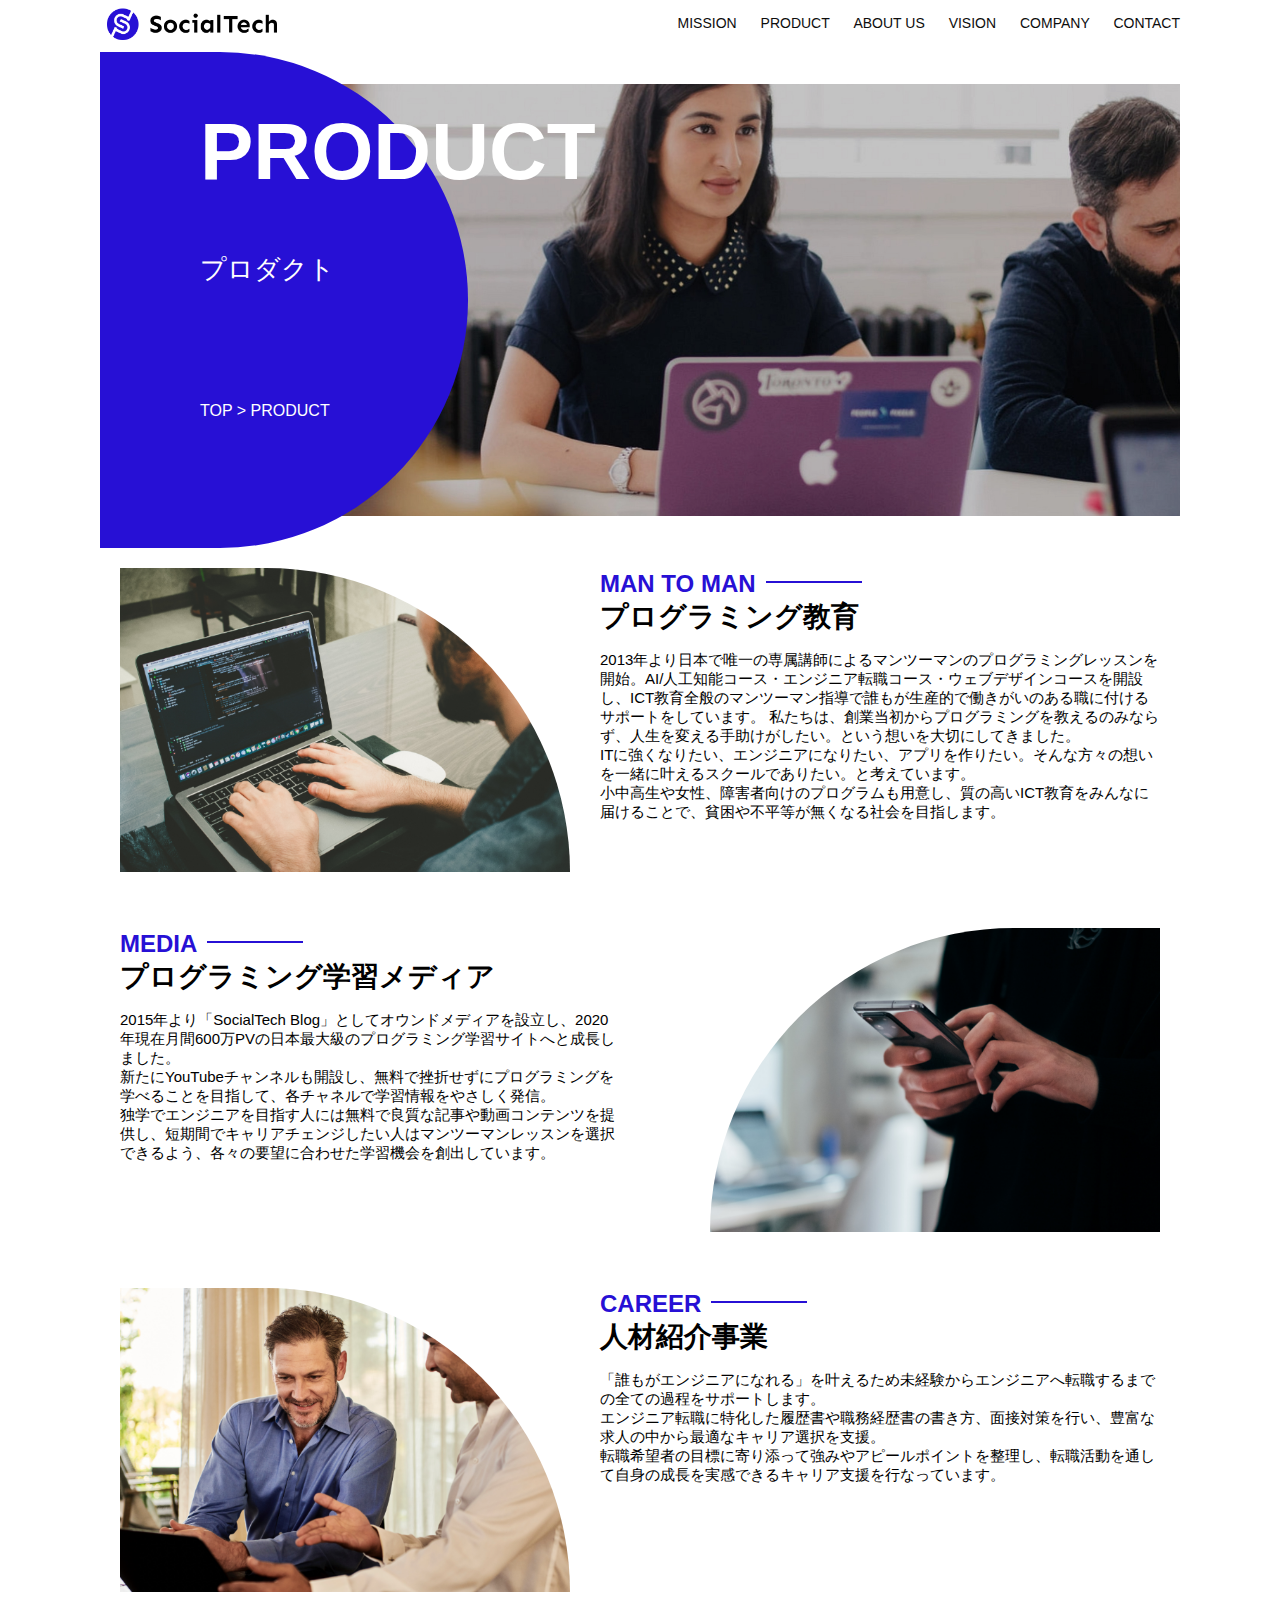
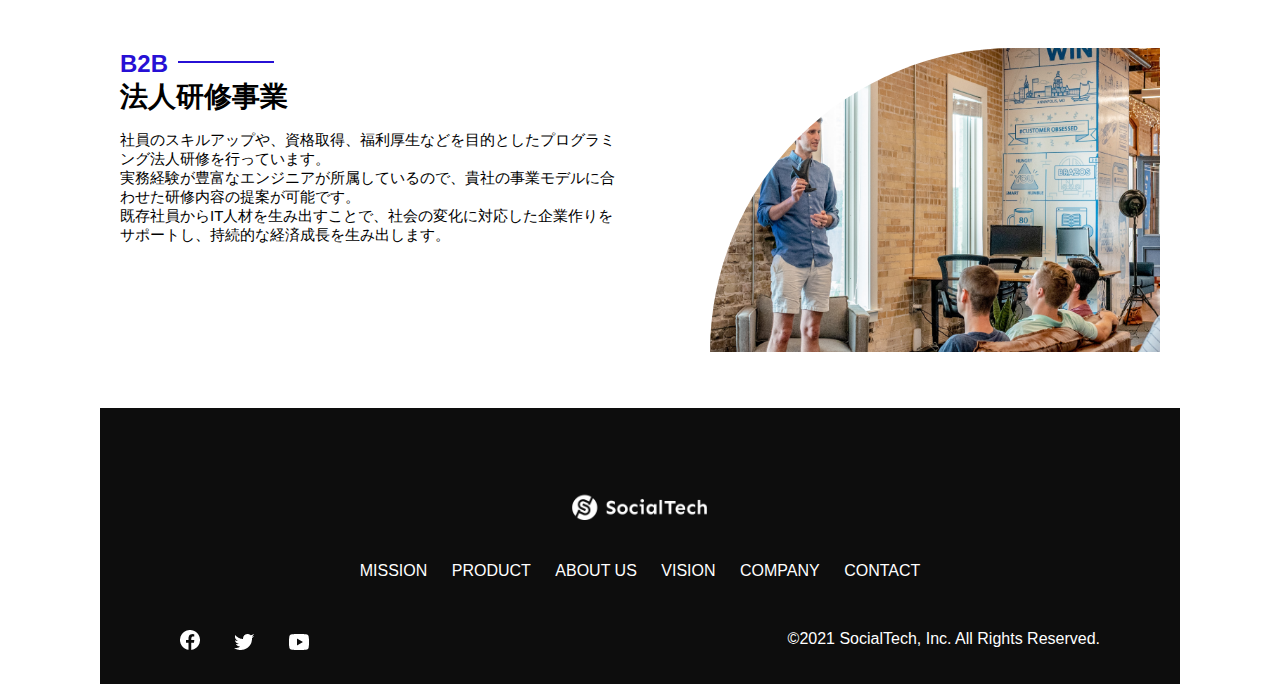
<file: kadai_012/product.html>
<!DOCTYPE html>
<html>

<head>
    <title>SocialTech -PRODUCT プロダクト- </title>
    <meta charset="utf-8">
    <meta description="SocialTechの4つのプロダクトを紹介します">
    <meta name="viewport" content="width=device-width, initial-scale=1.0">
    <link rel="stylesheet" href="style.css">
</head>

<body>
    <!-- ヘッダー -->
    <header>
        <!-- ロゴ -->
        <a href="index.html" id="logo"><img src="images/logo.png" alt="トップページに戻る"></a>

        <!-- PC用ナビゲーション -->
        <nav id="nav-pc">
            <a href="mission.html">MISSION</a>
            <a href="product.html">PRODUCT</a>
            <a href="index.html#aboutus">ABOUT US</a>
            <a href="index.html#vision">VISION</a>
            <a href="index.html#company">COMPANY</a>
            <a href="index.html#contact">CONTACT</a>
        </nav>

        <!-- スマホ用メニューボタン -->
        <img id="menu-sp" src="images/button-menu.png" alt="ナビゲーションを開く"
            onclick="document.getElementById('nav-sp').style.display = 'block'">

        <!-- スマホ用ナビゲーション -->
        <nav id="nav-sp">
            <img id="close" src="images/button-close.png" alt="ナビゲーションを閉じる"
                onclick="document.getElementById('nav-sp').style.display = 'none'">
            <a id="logo-sp" href="index.html" onclick="document.getElementById('nav-sp').style.display = 'none'"><img
                    src="images/logo-sp.png" alt="トップページに戻る"></a>
            <a class="menu" href="mission.html"
                onclick="document.getElementById('nav-sp').style.display = 'none'">MISSION</a>
            <a class="menu" href="product.html"
                onclick="document.getElementById('nav-sp').style.display = 'none'">PRODUCT</a>
            <a class="menu" href="index.html#aboutus"
                onclick="document.getElementById('nav-sp').style.display = 'none'">ABOUT US</a>
            <a class="menu" href="index.html#vision"
                onclick="document.getElementById('nav-sp').style.display = 'none'">VISION</a>
            <a class="menu" href="index.html#company"
                onclick="document.getElementById('nav-sp').style.display = 'none'">COMPANY</a>
            <a class="menu" href="index.html#contact"
                onclick="document.getElementById('nav-sp').style.display = 'none'">CONTACT</a>
            <div id="sns">
                <a href="https://www.facebook.com/sejuku2013"><img src="images/button-facebook.png"
                        alt="Facebookのリンク"></a>
                <a href="https://twitter.com/samuraijuku"><img src="images/button-twitter.png" alt="Twitterのリンク"></a>
                <a href="https://www.youtube.com/channel/UCCFOQO5aDK0xXam4cUQXT8g"><img src="images/button-youtube.png"
                        alt="YouTubeのリンク"></a>
            </div>
        </nav>
    </header>
    <main>
        <article>
            <section id="product-main">
                <div id="product-title">
                    <h1>PRODUCT</h1>
                    <span>プロダクト</span>
                    <div>TOP > PRODUCT</div>
                </div>
            </section>
            <section class="product-section1">
                <img src="images/product/product-mantoman.png" alt="PCでコードを書く男性">
                <div>
                    <h2 class="product-h2">MAN TO MAN</h2>
                    <h3 class="product-h3">プログラミング教育</h3>
                    <p>2013年より日本で唯一の専属講師によるマンツーマンのプログラミングレッスンを開始。AI/人工知能コース・エンジニア転職コース・ウェブデザインコースを開設し、ICT教育全般のマンツーマン指導で誰もが生産的で働きがいのある職に付けるサポートをしています。
                        私たちは、創業当初からプログラミングを教えるのみならず、人生を変える手助けがしたい。という想いを大切にしてきました。<br>ITに強くなりたい、エンジニアになりたい、アプリを作りたい。そんな方々の想いを一緒に叶えるスクールでありたい。と考えています。<br>小中高生や女性、障害者向けのプログラムも用意し、質の高いICT教育をみんなに届けることで、貧困や不平等が無くなる社会を目指します。
                    </p>
                </div>
            </section>
            <section class="product-section2">
                <div>
                    <h2 class="product-h2">MEDIA</h2>
                    <h3 class="product-h3">プログラミング学習メディア</h3>
                    <p>2015年より「SocialTech
                        Blog」としてオウンドメディアを設立し、2020年現在月間600万PVの日本最大級のプログラミング学習サイトへと成長しました。<br>新たにYouTubeチャンネルも開設し、無料で挫折せずにプログラミングを学べることを目指して、各チャネルで学習情報をやさしく発信。<br>独学でエンジニアを目指す人には無料で良質な記事や動画コンテンツを提供し、短期間でキャリアチェンジしたい人はマンツーマンレッスンを選択できるよう、各々の要望に合わせた学習機会を創出しています。
                    </p>
                </div>
                <img src="images/product/product-media.png" alt="スマートフォンを操作する人">
            </section>
            <section class="product-section1">
                <img src="images/product/product-career.png" alt="笑顔で話し合う2人の男性">
                <div>
                    <h2 class="product-h2">CAREER</h2>
                    <h3 class="product-h3">人材紹介事業</h3>
                    <p>「誰もがエンジニアになれる」を叶えるため未経験からエンジニアへ転職するまでの全ての過程をサポートします。<br>エンジニア転職に特化した履歴書や職務経歴書の書き方、面接対策を行い、豊富な求人の中から最適なキャリア選択を支援。<br>転職希望者の目標に寄り添って強みやアピールポイントを整理し、転職活動を通して自身の成長を実感できるキャリア支援を行なっています。<br>
                    </p>
                </div>
            </section>
            <section class="product-section2">
                <div>
                    <h2 class="product-h2">B2B</h2>
                    <h3 class="product-h3">法人研修事業</h3>
                    <p>社員のスキルアップや、資格取得、福利厚生などを目的としたプログラミング法人研修を行っています。<br>実務経験が豊富なエンジニアが所属しているので、貴社の事業モデルに合わせた研修内容の提案が可能です。<br>既存社員からIT人材を生み出すことで、社会の変化に対応した企業作りをサポートし、持続的な経済成長を生み出します。
                    </p>
                </div>
                <img src="images/product/product-b2b.png" alt="講演中の男性とそれを聴く人々">
            </section>
        </article>
        <footer>
            <div id="footer-logo">
                <img src="images/logo-sp.png" alt="SocialTech">
            </div>
            <div id="footer-link">
                <a href="mission.html">MISSION</a>
                <a href="product.html">PRODUCT</a>
                <a href="index.html#aboutus">ABOUT US</a>
                <a href="index.html#vision">VISION</a>
                <a href="index.html#company">COMPANY</a>
                <a href="index.html#contact">CONTACT</a>
            </div>
            <div id="sns-footer">
                <a href="https://www.facebook.com/sejuku2013"><img src="images/button-facebook.png"
                        alt="Facebookのリンク"></a>
                <a href="https://twitter.com/samuraijuku"><img src="images/button-twitter.png" alt="Twitterのリンク"></a>
                <a href="https://www.youtube.com/channel/UCCFOQO5aDK0xXam4cUQXT8g"><img src="images/button-youtube.png"
                        alt="YouTubeのリンク"></a>
                <span id="copyright">&copy;2021 SocialTech, Inc. All Rights Reserved. <span>
            </div>
        </footer>
    </main>
</body>

</html>
</file>
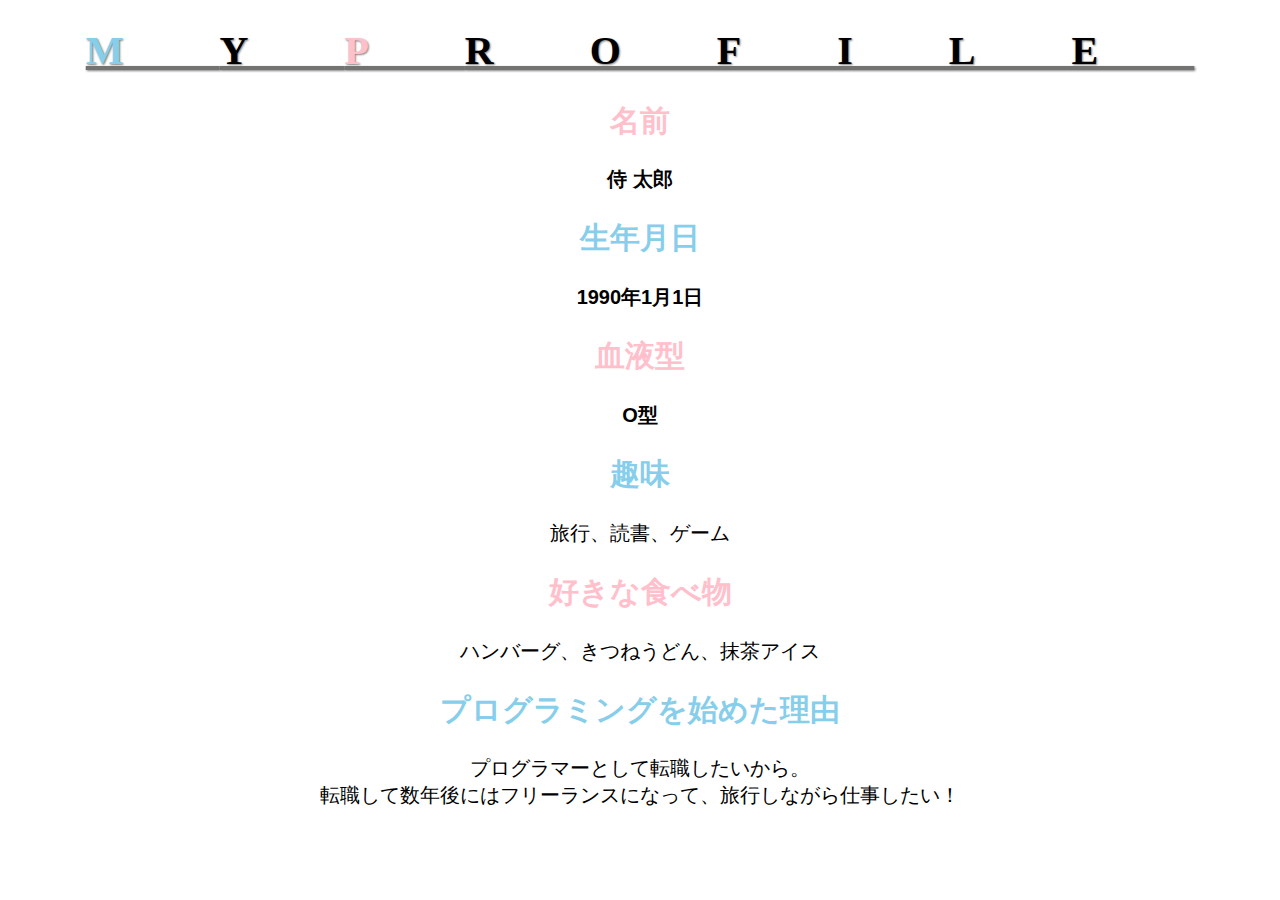
<file: kadai_014/kadai_014.html>
<!DOCTYPE html>

<html>
<head>
<title>14章課題</title>
<meta name="description" content="このページは14章の課題です。">
<meta charset="UTF-8">
<link rel="stylesheet" href="style.css">
</head>

<body>
<div style="text-align: center;">
  <h1>
  <span class="Skyblue">M</span>Y<span class="Pink">P</span>ROFILE
</h1>

<div id="basic">
<h2 class="Pink">名前</h2>
<p>侍 太郎</p>
<h2 class="Skyblue">生年月日</h2>
<p>1990年1月1日</p>
<h2 class="Pink">血液型</h2>
<p>O型</p>
</div>

<h2 class="Skyblue">趣味</h2>
<p>旅行、読書、ゲーム</p>
<h2 class="Pink">好きな食べ物</h2>
<p>ハンバーグ、きつねうどん、抹茶アイス</p>
<h2 class="Skyblue">プログラミングを始めた理由</h2>
<p>プログラマーとして転職したいから。<br>転職して数年後にはフリーランスになって、旅行しながら仕事したい！</p>
</div>
</body>

</html>
</file>
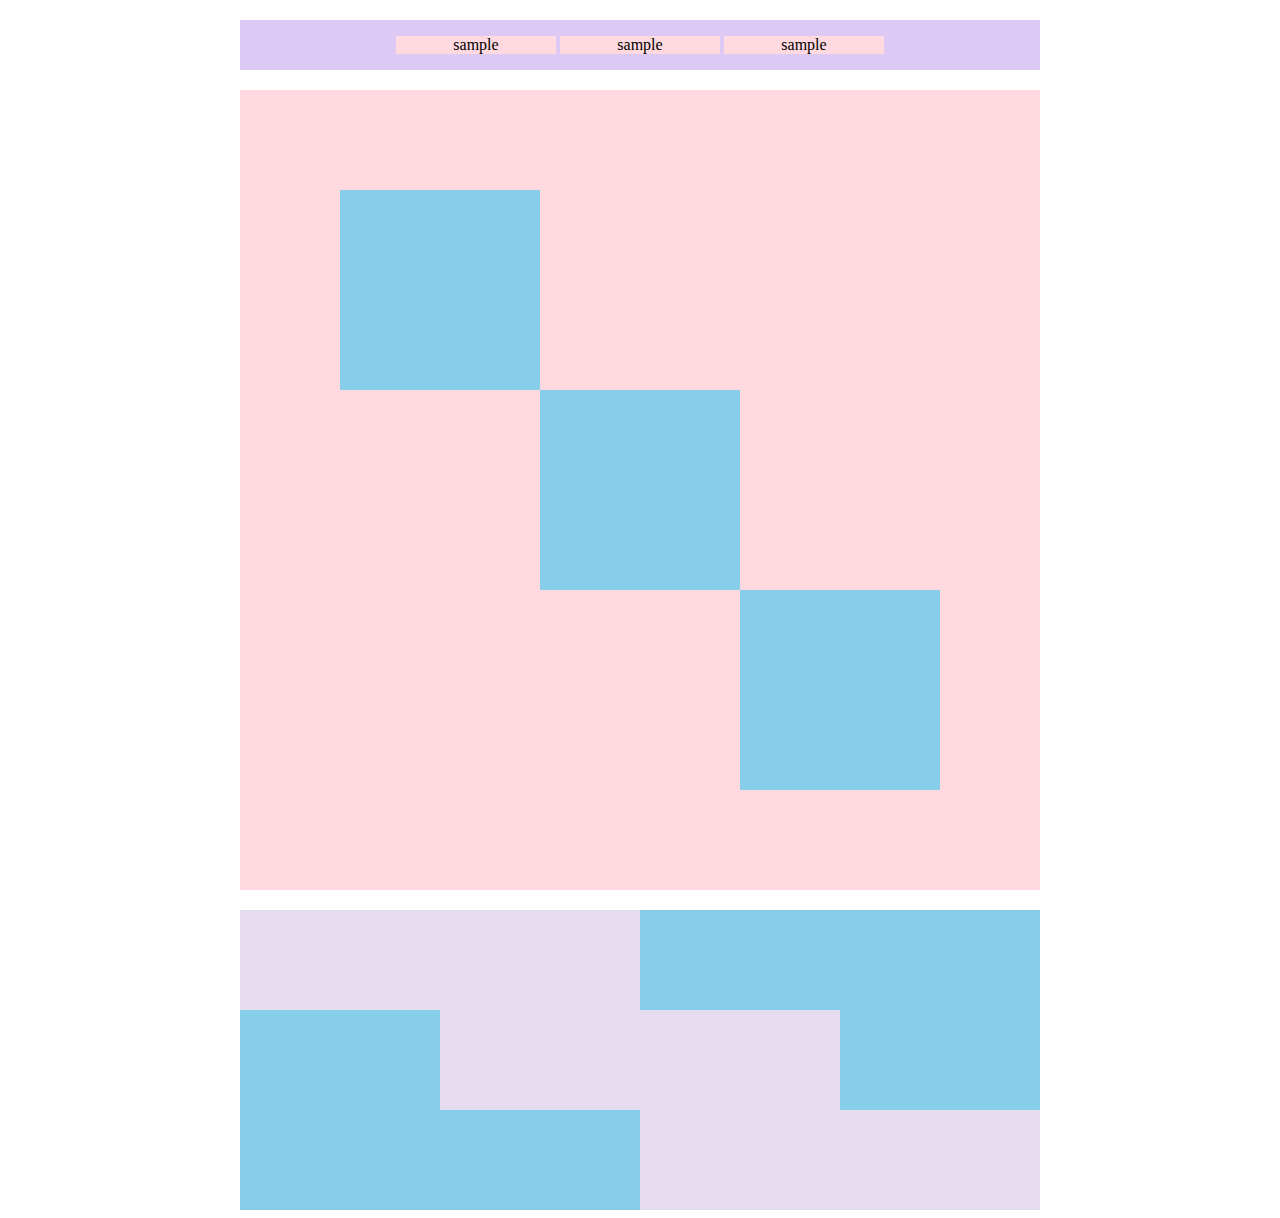
<file: kadai_018/kadai_018.html>
<!DOCTYPE html>

<html>

<head>
<title>18章課題</title>
<meta name="description" content="このページは18章の課題です。">
<meta charset="UTF-8">
<link rel="stylesheet" href="style.css">
</head>

<body>
  <div id="top">
    <p class="top-child">sample</p>
    <p class="top-child">sample</p>
    <p class="top-child">sample</p>
  </div>

  <div id="middle">
    <p class="middle-child01"></p>
    <p class="middle-child02"></p>
    <p class="middle-child03"></p>
  </div>

  <div id="bottom">
    <p class="bottom-child01"></p>
    <p class="bottom-child02"></p>
    <p class="bottom-child03"></p>
  </div>
</body>

</html>
</file>
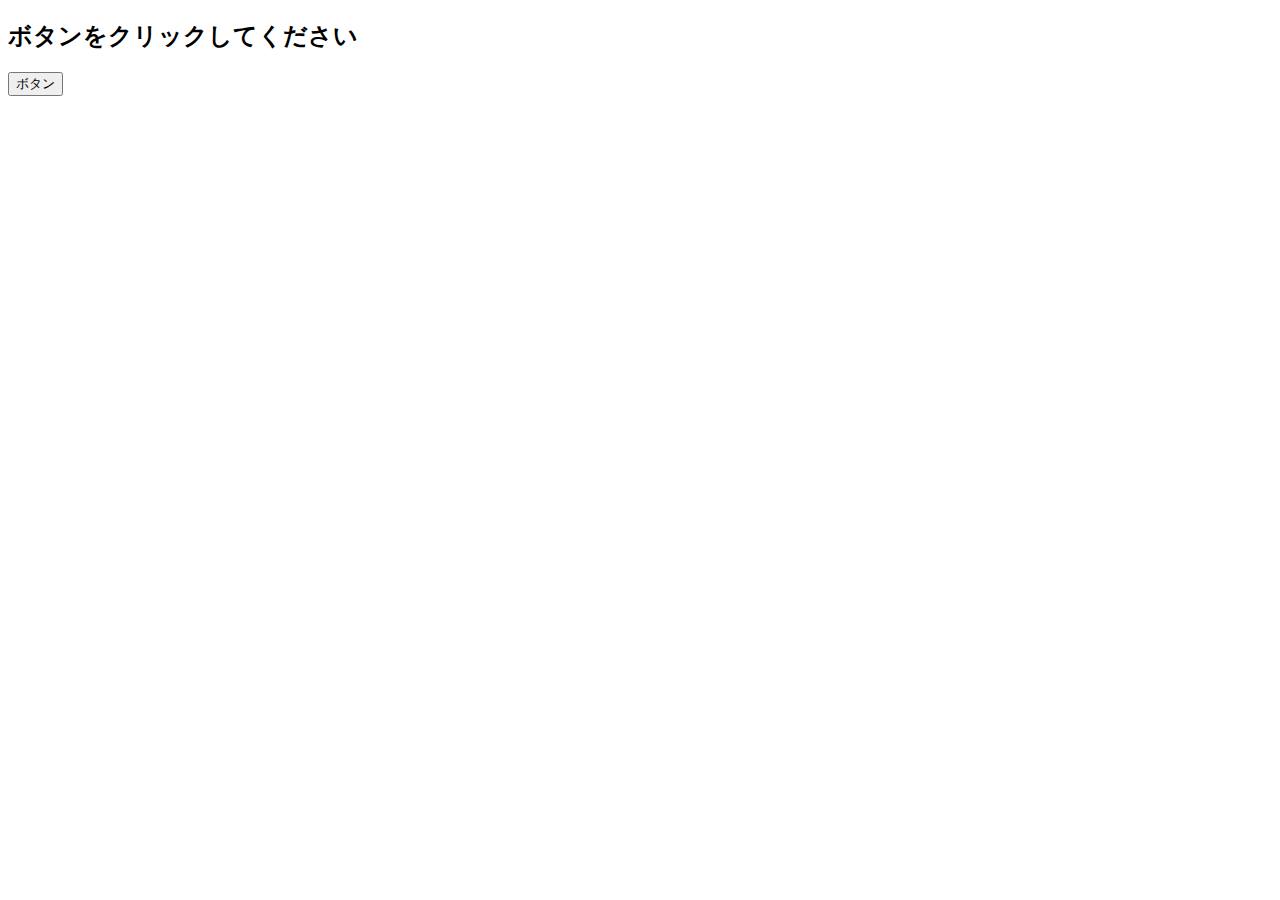
<file: kadai_019/event.html>
<!DOCTYPE html>
<html lang="ja">
<head>
  <title>JavaScriptの基礎を学ぼう_19章課題</title>                                 
  <meta charset="UTF-8">
</head>
<body>
    <h2 id="text">ボタンをクリックしてください</h2>
    <button id="btn">ボタン</button>
    <script src="event.js"></script>
</body>
</html>
</file>
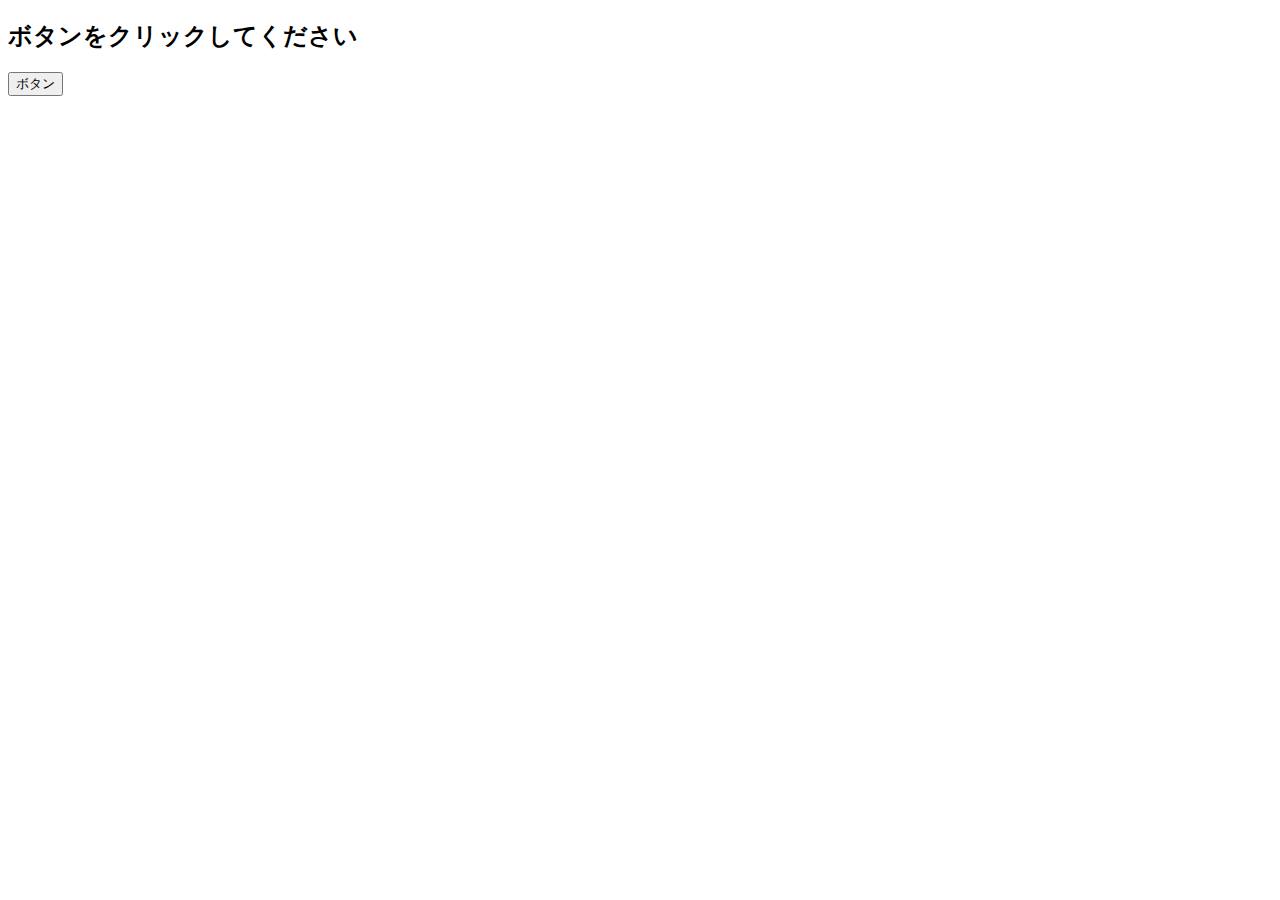
<file: kadai_020/event.html>
<!DOCTYPE html>
<html lang="ja">
<head>
  <title>JavaScriptの基礎を学ぼう_20章課題</title>                                 
  <meta charset="UTF-8">
</head>
<body>
    <h2 id="text">ボタンをクリックしてください</h2>
    <button id="btn">ボタン</button>
    <script src="event.js"></script>
</body>
</html>
</file>
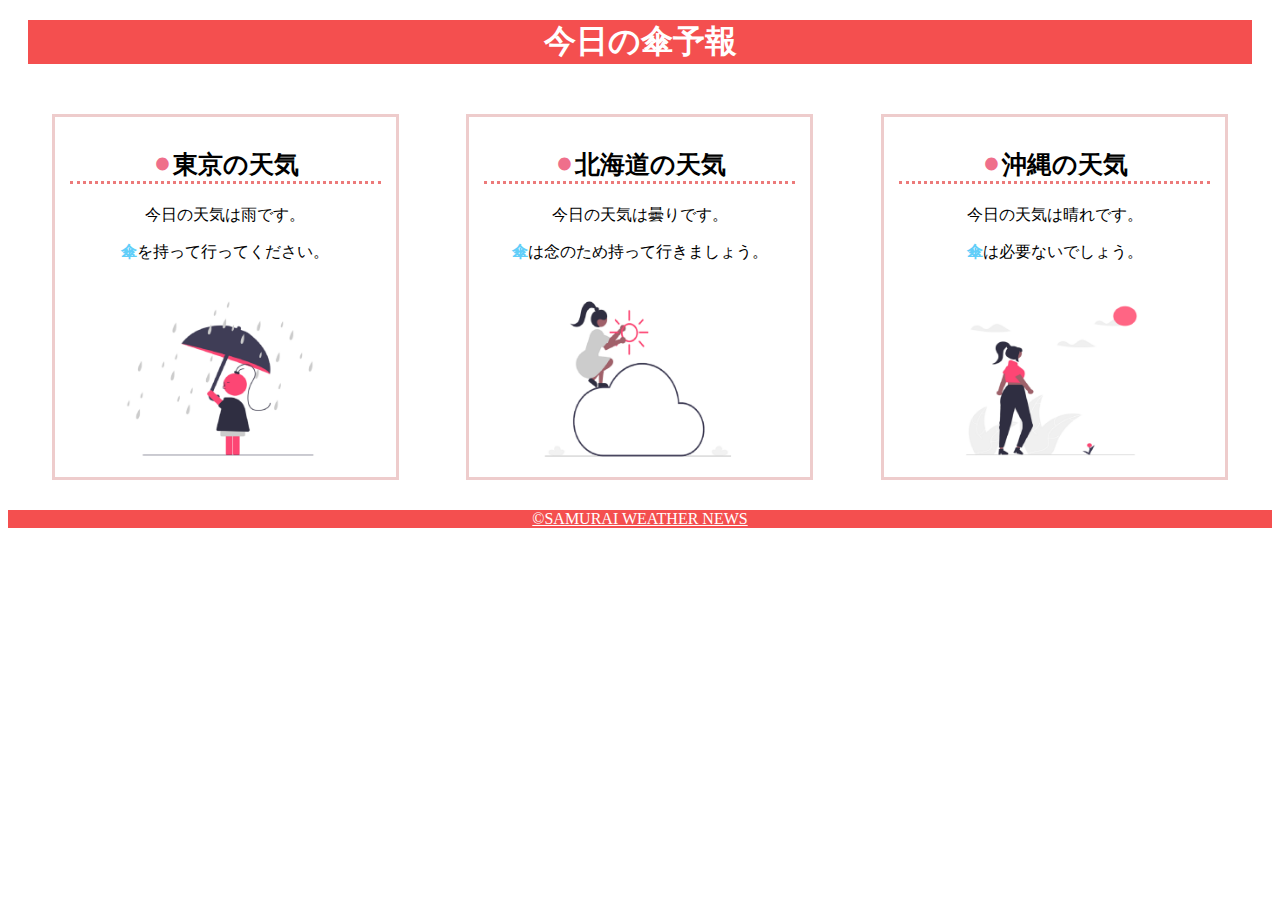
<file: kadai_022/kadai_022.html>
<!DOCTYPE html>

<html>

<head>
<title>22章課題</title>
<meta name="description" content="このページは22章の課題です。">
<meta charset="UTF-8">
<meta name="viewport" content="width=device-width, initial-scale=1.0">
<link rel="stylesheet" href="style.css">
</head>

<body>
<header>
  <h1>今日の傘予報</h1>
</header>

<main>
  <div id="parent">
    <div class="contents">
      <h2>東京の天気</h2>
      <p>今日の天気は雨です。</p>
      <p>傘を持って行ってください。</p>
      <img src="images/rainy.png">
    </div>

    <div class="contents">
      <h2>北海道の天気</h2>
      <p>今日の天気は曇りです。</p>
      <p>傘は念のため持って行きましょう。</p>
      <img src="images/cloudy.png">
    </div>

    <div class="contents">
      <h2>沖縄の天気</h2>
      <p>今日の天気は晴れです。</p>
      <p>傘は必要ないでしょう。</p>
      <img src="images/sunny.png">
    </div>
  </div>
</main>
<footer>
  <a href="https://www.sejuku.net/corp/">&copy;SAMURAI WEATHER NEWS</a>
</footer>
</body>

</html>
</file>
<file: kadai_012/style.css>
/* PC､スマホ共通スタイル */
body {
  font-family: "Soutce Sans Pro", "Hiragino Kaku Gothic ProN", Meiryo, Arial, sans-serif; 
}

p {
  font-size: 15px;
}

/*===============
PC用スタイル
===============*/
@media screen and (min-width: 768px) {
  /* PC用カルーセル設定 */
  .carousel {
    width: 885px;
    margin-left: 20px;
  }

  .carouselImg {
    width: 885px;
  }

/* 横幅設定 */
body {
  max-width: 1080px;
  min-width: 960px;
  margin: 0 auto 0 auto;
}

/* ヘッダー */
header {
  display: flex;
  justify-content: space-between;
}

/* ナビゲーションのレイアウト */
#nav-pc {
  text-align: rigth;
  font-size: 14px;
  padding-top: 15px;
}

/* ナビゲーションのリンクの装飾設定 */
#nav-pc > a {
  text-decoration: none;
  margin-left: 20px;
}
#nav-pc > a:link {
  color: #0d0d0d;
}
#nav-pc > a:visited {
color: #0d0d0d;
}
#nav-pc > a:hover {
  color: #0d0d0d;
  text-decoration: underline;
}
#nav-pc > a:active {
  color: #0d0d0d;
}

/* メインビジュアル */
#main-visual {
  position: relative;
  height: 400px;
}

#main-message {
  position: absolute;
  top: 0;
  left: 0;
  background-color: #2710b5;
  color: #ffffff;
  border-radius: 0 0 476px 0;
  max-width: 620px;
  height: 100%;
  width: 100%;
  z-index: 11;
}

#main-message > h1 {
  font-size: 60px;
  font-weight: bold;
  margin: 100px 0 0 50px;
}
#main-message > p {
  font-size: 28px;
  margin: 0 0 0 50px;
}

#main-visual > img {
  max-width: 620px;
  border-radius: 476px 0 0 0;
  position: absolute;
  top: 0;
  right: 0;
  z-index: 10;
}

/* 見出し */
h2 {
  margin: 40px 0 0 0;
}
h2::after {
  content: url("images/line.png");
  margin-left: 10px;
}

h3 {
  font-size: 27px;
}

/* ミッション */
#mission {
  margin: 80px auto 80px auto;
  width: 100%;
}

#mission-flex {
  width: 100%;
  display: flex;
}

#mission-flex > div {
  width: 50%;
  margin: 20px;
}

#mission-photo {
  width: 100%;
}

#s2dgs {
  margin-top: 50%;
  width: 100%;
}

/* プロダクト */
#product {
  background-color: #fafafa;
  width: 100%;
  margin: 80px 0 80px 0;
  padding: 10px 40px 0px 40px;
}

/* 外枠 */
#product > div {
  margin-top: 40px;
  display: flex;
}

/* 左のカラム */
#product-left {
  width: 50%;
  margin-right: 20px;
}

/* 右のカラム */
#product-right {
  width: 50%;
  margin-left: 20px;
  margin-top: 80px;
}

/* 画像＋説明の枠 */
#product-left > div {
  position: relative;
  height: 480px;
  margin-right: 20px;
}
#product-right > div {
  position: relative;
  height: 480px;
  margin-left: 20px;
}

/* 画像 */
.product-photo {
  width: 100%;
}

/* 説明文の枠 */
.product-explain {
  background-color: #ffffff;
  position: absolute;
  left: 0;
  top: 280px;
  margin: 0 40px 0 40px;
  padding: 20px;
  box-shadow: 5px 5px 10px rgba(0, 0, 0, 0.05);
}

/* 説明文の英語 */
.product-explain > span {
  color: #2710b5;
  font-weight: bold;
  font-size: 16px;
  margin: 0;
}

/* 説明文の見出し */
.product-explain > h3 {
  font-size: 20px;
  margin: 5px 0 5px 0;
}

/* 説明文 */
.product-explain > p {
  font-size: 14px;
  margin: 0;
}

/* ｢もっと見る｣ボタン */
#product-more {
  margin: 0 auto -42px auto;
}

/* ABOUT US */
#aboutus {
  margin: 80px auto 80px auto;
}

/* 3つの組織文化と画像を入れる枠 */
#aboutus > div {
  display: flex;
}

/* 画像 */
.cukture-img {
  width: 100%;
  align-self: flex-start;
}

.culture-img2 {
  margin-top: 50px;
  width: 100%;
}

/* 3つの組織文化の表 */
.culture-table {
  max-width: 500px;
  margin-right: 50px;
}

/* 番号 */
.culture-num {
  font-size: 80px;
  color: #2710b5;
  margin: 0 20px 0 0;
}

/* 組織文化英語 */
.cilture-en {
color: #2710b5;
font-weight: bold;
font-size: 24px;
display: block
}

/* 組織文化日本語 */
.culture-jp {
  font-size: 28px;
  font-weight: bold
}

/* 説明文 */
.culture-description {
  margin: 0;
}

/* ビジョン */
#vision {
  margin: 80px auto 80px auto;
}

/* セクション内の外枠 */
#vision > div {
  width: 100%;
  display: flex;
  justify-content: space-between;
  flex-wrap: wrap;
}

/* 7つの行動方針の枠 */
.vision-box {
  width: 300px;
  height: 300px;
  margin-bottom: 30px;
  position: relative;
}

.vision-box > img {
  width:100%;
  height:auto;
  position: absolute;
  top: 0;
  left: 0;
  z-index: 30;
}

.vision-box > span {
  position: absolute;
  top: 0;
  left: 0;
  z-index: 31;
  margin-right: 20px;
}

.vision-box > span > h4 {
  color: #2710b5;
  font-size: 19px;
  margin: 80px 0 0 0;
}

.vision-box > span > h4::first-letter {
  font-size: 40px;
}

.vision-box > span > h5 {
  font-size: 20px;
  margin: 0 0 0 0;
}

.vision-box > span > p {
  margin: 10px 0 0 0;
}

/* 会社概要 */
#company {
  margin: 80px auto 80px auto;
}

#company-table {
  width: 100%;
}

.tableheader {
  text-align: left;
  padding: 20px;
  border-bottom-color: #2710b5;
  border-bottom-width: 1px;
  border-bottom-style: solid;
  width: 100px;
}

.tableheader-first {
  text-align: left;
  padding: 20px;
  border-bottom-color: #2710b5;
  border-bottom-width: 1px;
  border-bottom-style: solid;
  border-top-color: #2710b5;
  border-top-width: 1px;
  border-top-style: solid;
  width: 100px;
} 

.cell {
  padding: 30px;
  border-bottom-color: #ececec;
  border-bottom-width: 1px;
  border-bottom-style: solid;
}

.cell-first {
  padding: 30px;
  border-bottom-color: #ececec;
  border-bottom-width: 1px;
  border-bottom-style: solid;
  border-top-color: #ececec;
  border-top-width: 1px;
  border-top-style: solid;
}

#company > iframe {
  width: 100%;
  height: 368px;
  margin-top: 40px;
}

/* お問い合わせ */
#contact {
  margin: 80px auto 80px auto;
}

/* 外枠 */
#contact > form > div {
  display: flex;
  flex-direction: row;
  flex-wrap: wrap;
  padding-bottom: 30px;
}

/* 左列の見出し */
.contact-heading {
  width: 240px;
  align-self: center;
}
/* 見出しのラベル */
.contact-label {
  font-weight: bold;
}
/* 必須 */
.contact-span {
  color: #ce2222;
  margin: 0 0 0 20px;
  font-weight: bold;
}

/* テキストボックス */
.contact-textbox {
  border-top: 0;
  border-left: 0;
  border-right: 0;
  border-bottom-width: 1px;
  border-bottom-color: #707070;
  border-bottom-style: solid;
  background-color: #fafafa;
  width: 400px;
  height: 56px;
}
/* お問い合わせ内容のテキストエリア */
.contact-textarea {
  border-top: 0;
  border-left: 0;
  border-right: 0;
  border-bottom-width: 1px;
  border-bottom-color: #707070;
  border-bottom-style: solid;
  background-color: #fafafa;
  width: 400px;
  height: 200px;
}
/* 個人情報の取り扱い */
details {
  width: 700px;
}
details > div {
  background-color: #fafafa;
  padding: 20px;
}
details > div > span {
  font-weight: bold;
}

/* フッター */
footer {
  background-color: #0d0d0d;
  text-align: center;
  padding: 80px 80px 30px 80px;
}

#footer-logo {
  margin-bottom: 30px;
}

#footer-link {
  margin-bottom: 50px;
}

#footer-link > a {
  text-decoration: none;
  margin: 10px;
}

#footer-link > a:link {
  color: #ffffff;
}

#footer-link > a:visited{
  color: #ffffff;
}

#footer-link > a:hover {
  color: #ffffff;
  text-decoration: underline;
}

#footer-link > a:active {
  color: #ffffff;
}

#sns-footer {
  text-align: left;
  width: 100%;
}

#sns-footer > a {
  margin-right: 30px;
}

#copyright {
  color: #ffffff;
  float: right
}

/* mission.html用スタイル */
/* ミッションのメインビジュアル */
#mission-main {
  height: 496px;
  width: 100%;
  background-image: url("images/mission/mission-main.png");
  background-repeat: no-repeat;
  background-position-y: center;
}

#mission-title {
  background-color: #2710d5;
  width: 368px;
  color: #ffffff;
  height: 496px;
  border-radius: 0 248px 248px 0;
  position: relative;
}

#mission-title > h1 {
  position: absolute;
  top: 0;
  left: 100px;
  font-size: 80px;
}

#mission-title > span {
  position: absolute;
  top: 200px;
  left: 100px;
  font-size: 26px;
}

#mission-title > div {
  position: absolute;
  top: 350px;
  left: 100px;
  font-size: 16px;
}

#mission-s2dgs {
  width: 100%;
  margin: 20px;
}

#mission-h2 {
  color: #2710d5;
  font-size: 40px;
}

.mission-h2::after {
  content: none;
}

#mission-5goals {
  margin: 20px;
  display: flex;
}

#mission-5goals > div {
  flex-grow: 1;
  padding: 20px;
}

#mission-5goals > div > div {
  margin-bottom: 40px;
}

.fivegoals-image-right {
  float: right;
  margin: 20px;
}

.fivegoals-image-left {
  float: left;
  margin: 20px;
}

.fivegoals-number {
  color: #2710d5;
  font-size: 48px;
  margin: 0;
}

.fivegoals-h3 {
  font-size: 28px;
  margin: 0;
}

.fivegoals-p {
  margin: 0;
}

/* プロダクトページ */
#product-main {
  height: 496px;
  width: 100%;
  background-image: url("images/product/product-main.png");
  background-repeat: no-repeat;
  background-position-y: center;
}

#product-title {
  background-color: #2710d5;
  width: 368px;
  color: #ffffff;
  height: 496px;
  border-radius: 0 248px 248px 0;
  position: relative;
}
#product-title > h1 {
  position: absolute;
  top: 0;
  left: 100px;
  font-size: 80px;
}

#product-title > span {
  position: absolute;
  top: 200px;
  left: 100px;
  font-size: 26px;
}

#product-title > div {
  position: absolute;
  top: 350px;
  left: 100px;
  font-size: 16px;
}

/* セクション１ */
.product-section1 {
  position: relative;
  margin: 20px;
  height: 340px;
}

.product-section1 > img {
  position: absolute;
  top: 0;
  left: 0;
  width: 450px;
  margin: 0 40px 30px 0;
  border-radius: 0 432px 0 0;
}

.product-section1 > div {
  position: absolute;
  top: 0;
  left: 480px;
}

/* セクション2 */
.product-section2 {
  position: relative;
  margin: 20px;
  height: 340px;
}

.product-section2 > img {
  position: absolute;
  top: 0;
  right: 0;
  width: 450px;
  margin: 0 0 30px 40px;
  border-radius: 432px 0 0 0;
}

.product-section2 > div {
  width: 500px;
  position: absolute;
  top: 0;
  left: 0;
}

.product-h2 {
  color: #2710d5;
  font-size: 24px;
  margin: 0;
}

.product-h3 {
  font-size: 28px;
  margin: 0;
}

 /* スマホ用ナビを非表示 */
 #nav-sp,
 #menu-sp {
   display: none;
 }

  /* ケース */
  #cases {
    margin: 40px auto 40px auto;
    width: 100%;
  }
  #cases > ul {
    display: flex;
    list-style: none;
  }
  #cases > ul > li {
    width: 33%;
    margin: 20px;
  }
  .case-card {
    background-color: #ffffff;
    box-shadow: 5px 5px 10px rgba(0, 0, 0, 0.05);
  }
  .case-imgsrc {
    width: 100%;
  }
  .case-info {
    padding: 10px 10px 20px 20px;
  }
  .case-name {
    color: #2710d5;
    font-size: 19px;
  }
  .case-content {
    font-size: 14px;
  }
}

/*===============
スマートフォン用のスタイル
================*/
@media screen and (max-width: 767px) {
  /* スマホ用カルーセル設定 */
  .carousel {
    width: 375px;
    margin: 0 auto 0 auto; 
  }

  .carouselImg {
    width: 375px;
  }
  
  body {
    min-width: 375px;
    margin: 0;
  }

  /* PC用ナビゲーション非表示 */
  #nav-pc {
    display: none;
  }

  /* ハンバーガーメニュー */
  #menu-sp {
    position: absolute;
    top: 0px;
    right: 0px;
  }

  /* スマホ用ナビゲーションの表示切替 */
  /* 初期状態、レイアウトと非表示設定 */
  #nav-sp {
    background-color: #2710d5;
    position: absolute;
    left: 0;
    top: 0;
    height: 100%;
    width: 100%;
    display: none;
    z-index: 100;
  }

  /* ×ボタン */
  #close {
    position: absolute;
    top: 20px;
    right: 20px;
  }

  /* ナビゲーション用メニューロゴ */
  #logo-sp {
    margin: 80px 0 30px 20px;
  }

  /* ナビゲーションのリンクの装飾設定 */
  #nav-sp > a {
    display: block;
  }
  #nav-sp > a:link {
    color: #ffffff;
  }
  #nav-sp > a:visited {
    color: #ffffff;
  }
  #nav-sp > a:hover {
    color: #ffffff;
    text-decoration: underline;
  }
  #nav-sp > a:active {
    color: #ffffff;
  }

  #nav-sp > .menu {
    text-decoration: none;
    display: block;
    margin: 0 20px 0 20px;
    height: 44px;
    font-size: 16px;
    background-image: url("images/arrow.png");
    background-repeat: no-repeat;
    background-position: right top;
  }
  #sns {
    position: absolute;
    bottom: 20px;
    left: 20px;
  }
  #sns > a {
    margin-right: 30px;
  }

  /* メインビジュアル */
  #main-visual {
    position: relative;
    height: 470px;
    width: 100%;
    overflow: hidden;
  }
  #main-visual > div {
    position: absolute;
    top: 0;
    left: 0;
    background-color: #2710d5;
    color: white;
    border-radius: 0 0 476px 0;
    text-align: center;
    height: 280px;
    width: 100%;
    z-index: 11;
  }
  #main-visual > div > h1 {
    font-size: 28px;
    margin: 90px 0 0 0;
  }

  #main-visual > div > p {
    margin: 0;
  }

  #main-visual > img {
    width: 100%;
    border-radius: 476px 0 0 0;
    z-index: 10;
    position: absolute;
    bottom: 0;
    right: 0;
  }

  /* 見出し */
  h2::after {
    content: url("images/line.png");
    margin-left: 10px;
  }

  h3 {
    font-size: 24px;
    margin: 10px 0 0 0;
  }

  /* ミッション */
  #mission {
    margin: 20px;
  }

  #mission-photo {
    width: 100%;
  }

  #s2dgs {
    width: 100%;
  }

  /* プロダクト */
  #product {
    background-color: #fafafa;
    padding-top: 10px;
  }

  #product h2 {
    margin-left: 20px;
  }
  /* 外枠 */
  /* 左右のカラム スマホでは縦並び */
  #product-left,
  #product {
    margin-right: 20px;
    margin-left: 20px;
  }

  /* 画像+説明の枠 */
  #product-left > div,
  #product-right > div {
    position: relative;
    height: 540px;
  }

  /* 説明文の枠 */
  .product-explain {
    background-color: #ffffff;
    position: absolute;
    left: 0;
    bottom: 50px;
    padding: 20px;
    box-shadow: 5px 5px 10px rgba(0, 0, 0, 0.05);
  }

  .product-explain > span {
    color: #2710d5;
    font-weight: bold;
    font-size: 16px;
    margin: 0px;
  }

  .product-explain > h3 {
    margin: 10px 0 10px 0;
  }

  /* 画像 */
  .product-photo {
    width: 100%;
  }

  #prodyct-more > img {
    margin: 0 0 -42px 20px;
  }

  /* ABOUT US */
  #aboutus {
    margin: 80px 20px 80px 20px;
  }

  #aboutus > div {
    display: flex;
    flex-direction: column;
  }

  .culture-table {
    width: 100%;
    padding-right: 20px;
    order: 2;
  }

  .culture-img {
    width: 100%;
    order: 1;
  }

  .culture-img2 {
    width: 100%;
  }

  .culture-num {
    font-size: 80px;
    color: #2710d5;
  }

  .culture-en {
    color: #2710d5;
    font-weight: bold;
    font-size: 24px;
    display: block;
  }

  .culture-jp {
    display: block;
  }

  .culture-description {
    margin: 0;
  }

  /* ビジョン */
  #vision {
    margin: 80px 20px 80px 20px;
  }

  .vision-box {
    width: 300px;
    height: 300px;
    margin-bottom: 30px;
    position: relative;
  }

  .vision-box > img {
    width: 100%;
    height: auto;
    position: absolute;
    top: 0;
    left: 0;
    z-index: 30;
  }

  .vision-box > span {
    position: absolute;
    top: 0;
    left: 0;
    z-index: 31;
    margin-right: 20px;
  }

  .vision-box > span > h4 {
    color: #2710d5;
    font-size: 19px;
    margin: 60px 0 0 0;
  }

  .vision-box > span > h5 {
    font-size: 20px;
    margin: 0 0 0 0;
  }
  .vision-box > span > p {
    margin: 10px 0 0 0;
  }

 

  /* 会社概要 */
  #company {
    margin: 0 20px 0 20px;
  }

  #conpany > h3 {
    margin-bottom: 20px;
  }

  #conpany > table {
    width: 100%;
  }

  .tableheader-first {
    text-align: left;
    padding: 20px;
    border-bottom-color: #2710d5;
    border-bottom-width: 1px;
    border-bottom-style: solid;
    border-top-color: #2710d5;
    border-top-width: 1px;
    border-top-style: 50px;
  }

  .tableheader {
    text-align: left;
    padding: 20px;
    border-bottom-color: #2710d5;
    border-bottom-width: 1px;
    border-bottom-style: solid;
    width: 50px;
  }

  .cell {
    padding: 20px;
    border-bottom-color: #ececec;
    border-bottom-width: 1px;
    border-bottom-style: solid;
  }
  .cell-first {
    padding: 20px;
    border-bottom-color: #ececec;
    border-bottom-width: 1px;
    border-bottom-style: solid;
    border-top-color: #ececec;
    border-top-width: 1px;
    border-top-style: solid;
  }

  #company > iframe {
    width: 100%;
    height: 240px;
    margin: 40px 0 0 0;
  }

  /* お問い合わせ */
  #contact {
    margin: 80px 20px 80px 20px;
  }

  #contact > h3 {
    margin-bottom: 20px;
  }

  #contact > form > div {
    margin-bottom: 20px;
  }

  .contact-heading {
    margin-bottom: 20px;
  }

  /* ラベル */
  .contact-label {
    font-weight: bold;
  }

  /* 必須 */
  .contact-span {
    color: #ce2222;
    margin: 0 0 0 20px;
    font-weight: bold;
  }

  .contact-textbox {
    height: 56px;
    border-top: 0;
    border-left: 0;
    border-right: 0;
    background-color: #fafafa;
    border-bottom-color: #707070;
    border-bottom-width: 1px;
    border-style: solid;
    min-width: 300px;
    width: 100%;
  }

  .contact-textarea {
    height: 150px;
    border-top: 0;
    border-left: 0;
    border-right: 0;
    background-color: #fafafa;
    width: 100%;
  }

  .radiobutton {
    margin-bottom: 20px;
  }

  .radiobutton + label::aftre {
    content: "\A";
    white-space: pre;
  }

  /* フッター */
  footer {
    background-color: #0d0d0d;
    padding: 30px 20px 50px 20px;
  }

  #footer-logo {
    margin-bottom: 30px;
  }

  #footer-link {
    margin-bottom: 50px;
  }

  #footer-link > a {
    text-decoration: none;
    margin: 0 20px 30px 0;
    display: block;
    background-image: url("images/arrow.png");
    background-repeat: no-repeat;
    background-position: right top;
  }
  #footer-link > a:link {
    color: #ffffff;
  }
  #footer-link > a:visited {
    color: #ffffff;
  }
  #footer-link > a:hover {
    color: #ffffff;
    text-decoration: underline;
  }
  #footer-link > a:active {
    color: #ffffff;
  }

  #sns-footer > a {
    margin-right: 30px;
  }

  #copyright {
    font-size: 12px;
    display: block;
    margin-top: 30px;
    color: #ffffff;
  }

  /* mission.html用スタイル */
  /* ミッションのメインビジュアル */
  #mission-main {
    height: 256px;
    width: 100%;
    background-image: url("images/mission/mission-main.png");
    background-repeat: no-repeat;
    background-position-y: center;
    background-size: auto 208px;
  }

  #mission-title {
    background-color: #2710d5;
    width: 136px;
    color: #ffffff;
    height: 256px;
    border-radius: 0 248px 248px o;
    position: relative;
  }

  #mission-title > h1 {
    position: absolute;
    top: 0;
    left: 20px;
    font-size: 40px;
  }

  #mission-title > span {
    position: absolute;
    top: 110px;
    left: 20px;
    font-size: 18px;
  }

  #mission-title > div {
    position: absolute;
    top: 180px;
    left: 20px;
    font-size: 13px;
  }

  /* ミッションページ S2DGSの設定 */
  #mission-s2dgs {
    margin: 20px;
  }

  .mission-h2 {
    color: #2710d5;
    font-size: 38px;
    margin: 0px;
  }

  .mission-h2::after {
    content: none;
  }

  #mission-s2dgs > img {
    width: 100%;
  }

  /* ミッションページ 5Goalの設定 */
  #mission-5goals {
    margin: 20px;
  }

  #mission-5goals > div > div {
    margin-bottom: 40px;
  }

  #s2dgs-image {
    width: 100%;
  }

  .fivegoals-image-right {
    margin: 20px auto 20px auto;
    display: block;
  }

  .fivegoals-image-left {
    margin: 20px auto 20px auto;
    display: block;
  }

  .fivegoals-number {
    color: #2710d5;
    font-size: 48px;
    margin:0;
  }

  .fivegoals-h3 {
    font-size: 28px;
    margin: 0;
  }
  .fivegoals-p {
    margin: 0;
  }

  /* プロダクトページ */
  #product-main {
    height: 256px;
    width: 100%;
    background-image: url("images/product/product-main.png");
    background-repeat: no-repeat;
    background-position-y: center;
    background-size: auto 208px;
  }
  #product-title {
    background-color: #2710d5;
    width: 136px;
    color: #ffffff;
    height: 256px;
    border-radius: relative;
  }
  #product-title > h1 {
    position: absolute;
    top: 0;
    left: 20;
    font-size: 40px;
  }
  #product-title > span {
    position: absolute;
    top: 110px;
    left: 20px;
    font-size: 18px;
  }
  #product-title > div {
    position: absolute;
    top: 180px;
    left: 20px;
    font-size: 13px;
  }

  .product-section1 {
    margin: 20px;
  }

  .product-section1 > img {
    width: 100%;
    border-radius: 0 300px 0 0;
  }

  .product-section2 {
    margin: 20px;
    display: flex;
    flex-direction: column;
  }

  .product-section2 > img {
    order: 1;
    width: 100%;
    border-radius: 300px 0 0 0;
  }

  .product-section2 > div {
    order: 2;
  }

  .product-h2 {
    color: #2710d5;
    font-size: 24px;
    margin: 0;
  }

  .product-h3 {
    font-size: 28px;
    margin: 0;
  }
  /* ケース */
  #cases {
    margin: 40px auto 40px auto;
    width: 100%;
  }
  #cases > ul {
    display: flex;
    list-style: none;
  }
  #cases > ul > li {
    width: 33%;
    margin: 20px;
  }
  .case-card {
    background-color: #ffffff;
    box-shadow: 5px 5px 10px rgba(0, 0, 0, 0.05);
  }
  .case-imgsrc {
    width: 100%;
  }
  .case-info {
    padding: 10px 10px 20px 20px;
  }
  .case-name {
    color: #2710d5;
    font-size: 19px;
  }
  .case-content {
    font-size: 14px;
  }
}
</file>
<file: kadai_013/style.css>
/* PC、スマホ共通スタイル */
body {
  font-family: "Source Sans Pro", "Hiragino Kaku Gothic ProN", Meiryo, Arial,
    sans-serif;
}

p {
  font-size: 15px;
}

#main-visual>img {
  width: 100%;
}

/*================
PC用のスタイル 
=================*/
@media screen and (min-width: 768px) {
  /* 横幅設定 */
  body {
    max-width: 1080px;
    min-width: 960px;
    margin: 0 auto 0 auto;
  }

  /* ヘッダー */
  header {
    display: flex;
    justify-content: space-between;
  }

  /* ナビゲーションのレイアウト */
  #nav-pc {
    text-align: right;
    font-size: 14px;
    padding-top: 15px;
  }

  /* ナビゲーションのリンクの装飾設定 */
  #nav-pc>a {
    text-decoration: none;
    margin-left: 20px;
  }

  #nav-pc>a:link {
    color: #0d0d0d;
  }

  #nav-pc>a:visited {
    color: #0d0d0d;
  }

  #nav-pc>a:hover {
    color: #0d0d0d;
    text-decoration: underline;
  }

  #nav-pc>a:active {
    color: #0d0d0d;
  }
  #menu-sp {
    display: none;
  }
  #nav-sp {
    display: none;
  }
}

/*================
スマホ用のスタイル 
=================*/
@media screen and (max-width: 767px) {

body {
  min-width: 375px;
  margin: 0;
}

/* PCのナビゲーションを非表示に */
#nav-pc {
  display: none;
}

/* ハンバーガーメニュー */
#menu-sp {
  float: right;
  padding: 0;
}

/* スマホ用ナビゲーション */
#nav-sp {
  background-color: #ce933e;
  position: absolute;
  left: 0;
  top: 0;
  height: 100%;
  width: 100%;
  display: none;
  z-index: 100;
}

/* xボタン */
#close {
  position: absolute;
  top: 20px;
  right: 20px;
}

/* ナビゲーションメニュー用ロゴ */
#logo-sp {
  margin: 80px 0px 30px 20px;
}

#nav-sp > a {
  display: block;
}

nav-sp > a:link {
  color: #ffffff;
}

nav-sp > a:visited {
  color: #ffffff;
}

#nav-sp > a:hover {
  color: #ffffff;
}

#nav-sp > a:hover {
  text-decoration: underline;
}

#nav-sp > a:active {
  color: #ffffff;
}

#nav-sp > .menu {
  text-decoration: none;
  display: block;
  margin: 0 20px 0 20px;
  height: 44px;
  font-size: 16px;
  background-image: url("images/arrow.png");
  background-repeat: no-repeat;
  background-position: right top;
}
}
</file>
<file: kadai_014/style.css>
body {
  font-size: 20px;
  font-family: "Arial", "Meiryo", sans-serif;
}

h1 {
  font-family: "Josefin Snas", sans-seri;
  font-size: 200%;
  letter-spacing: 2.4em;
  text-shadow: 1px 1px 2px gray;
  text-decoration: underline rgb(115, 115, 114);
}

.Skyblue {
  color:skyblue;
}

.Pink {
  color: rgb(255, 192, 203);
}

#basic > p {
  font-weight: bold;
}
</file>
<file: kadai_018/style.css>
#top {
width: 800px;
background-color: #dcc9f4;
margin: 20px 0;
margin-left: auto;
margin-right: auto;
text-align: center;
}

p {
  text-align: center;
  background-position: center;
}

.top-child {
  width: 20%;
  background-color: #ffd9df;
  display: inline-block;
}

#middle {
  width: 800px;
  height: 800px;
  margin: 20px 0;
  margin-left: auto;
  margin-right: auto;
  background-color: #ffd9df;
}

.middle-child01 {
  width: 200px;
  height: 200px;
  background-color: #87ceeb;
  position: relative;
  top: 100px;
  left: 100px;
}

.middle-child02 {
  width: 200px;
  height: 200px;
  background-color: #87ceeb;
  position: relative;
  top: 84px;
  left: 300px;
}

.middle-child03 {
  width: 200px;
  height: 200px;
  background-color: #87ceeb;
  position: relative;
  top: 68px;
  left: 500px;
}

#bottom {
  width: 800px;
  height: 300px;
  background-color: #87ceeb;
  margin-left: auto;
  margin-right: auto;
}

.bottom-child01 {
  width: 400px;
  height: 100px;
  background-color: #e5dcf0;
}

.bottom-child02 {
  width: 400px;
  height: 100px;
  background-color: #e5dcf0;
  position:relative;
  top: -16px;
  left: 200px;
}

.bottom-child03 {
  width: 400px;
  height: 100px;
  background-color: #e5dcf0;
  position: relative;
  top: -32px;
  left: 400px;
}
</file>
<file: kadai_022/style.css>
h1 {
  margin: 20px;
  background-color: rgb(244, 79, 79);
  text-align: center;
  color:rgb(255, 255, 255)
}

#parent {
  display: flex;
  padding: 10px 10px 10px 10px;
  justify-content: space-around;
}

.contents {
  border: solid 3px rgb(238, 204, 204);
  flex-basis: 25%;
  padding: 10px 15px;
  margin: 20px 0;
  text-align: center;
}

h2 {
  font-size: 25px;
  border-bottom: 3px dotted rgb(236, 122, 122);
}

h2::before {
  content: "⚫︎";
  color: rgb(239, 111, 139);
}

p:nth-of-type(2)::first-letter {
  font-weight: bold;
  color: rgb(97, 206, 249);
}

img {
  margin: 10px 10px 0 0;
  width: 70%;
}

footer {
  background-color: rgb(244, 79, 79);
  text-align: center;
}

a:link {
  color:rgb(255, 255, 255);
}

a:visited {
  color:rgb(193, 234, 251);
}

a:hover {
  color:rgb(245, 178, 168);
}

@media screen and (max-width: 768px) {
  .your-container{
    display: inline-block;
  }
  h2 {
    font-size: 30px;
  }
  p {
    font-size: 25px;
  }
  #parent {
    display: flex;
    flex-direction: column;
  }
}
</file>
